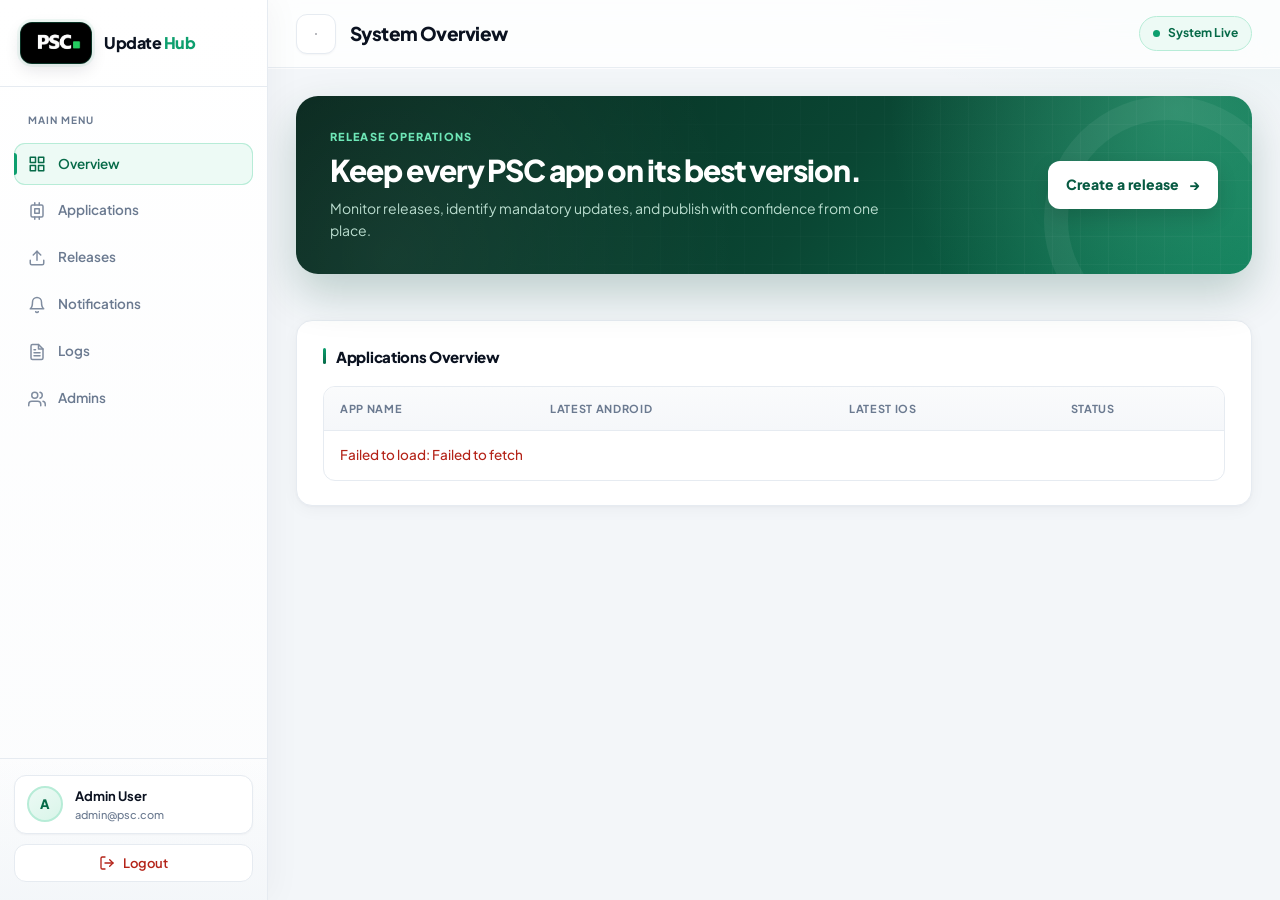
<file: admin_dashboard/index.html>
<!DOCTYPE html>
<html lang="en">
<head>
<meta charset="UTF-8" />
<meta name="viewport" content="width=device-width, initial-scale=1.0" />
<title>PSC App Update Manager — Overview</title>
<link rel="stylesheet" href="css/style.css?v=7" />
</head>
<body>
  <!-- Sidebar Overlay -->
  <div class="sidebar-overlay" id="sidebar-overlay"></div>

  <!-- Slide Menu Sidebar -->
  <aside class="sidebar" id="sidebar">
    <div class="sidebar-header">
      <a href="index.html" class="brand">
        <img class="brand-logo" src="assets/psc-logo.png" alt="PSC" />
        <div class="brand-text">Update <span>Hub</span></div>
      </a>
      <button class="close-btn" id="close-sidebar" aria-label="Close menu">
        <svg width="20" height="20" viewBox="0 0 24 24" fill="none" stroke="currentColor" stroke-width="2" stroke-linecap="round" stroke-linejoin="round"><line x1="18" y1="6" x2="6" y2="18"/><line x1="6" y1="6" x2="18" y2="18"/></svg>
      </button>
    </div>

    <nav class="sidebar-nav">
      <div class="nav-section-title">Main Menu</div>
      
      <a href="index.html" class="nav-item active">
        <svg viewBox="0 0 24 24" fill="none" stroke="currentColor" stroke-width="2" stroke-linecap="round" stroke-linejoin="round"><rect x="3" y="3" width="7" height="7"/><rect x="14" y="3" width="7" height="7"/><rect x="14" y="14" width="7" height="7"/><rect x="3" y="14" width="7" height="7"/></svg>
        <span>Overview</span>
      </a>

      <a href="applications.html" class="nav-item">
        <svg viewBox="0 0 24 24" fill="none" stroke="currentColor" stroke-width="2" stroke-linecap="round" stroke-linejoin="round"><rect x="4" y="4" width="16" height="16" rx="2" ry="2"/><rect x="9" y="9" width="6" height="6"/><line x1="9" y1="1" x2="9" y2="4"/><line x1="15" y1="1" x2="15" y2="4"/><line x1="9" y1="20" x2="9" y2="23"/><line x1="15" y1="20" x2="15" y2="23"/></svg>
        <span>Applications</span>
      </a>

      <a href="releases.html" class="nav-item">
        <svg viewBox="0 0 24 24" fill="none" stroke="currentColor" stroke-width="2" stroke-linecap="round" stroke-linejoin="round"><path d="M21 15v4a2 2 0 0 1-2 2H5a2 2 0 0 1-2-2v-4"/><polyline points="17 8 12 3 7 8"/><line x1="12" y1="3" x2="12" y2="15"/></svg>
        <span>Releases</span>
      </a>

      <a href="notifications.html" class="nav-item">
        <svg viewBox="0 0 24 24" fill="none" stroke="currentColor" stroke-width="2" stroke-linecap="round" stroke-linejoin="round"><path d="M18 8A6 6 0 0 0 6 8c0 7-3 9-3 9h18s-3-2-3-9"/><path d="M13.73 21a2 2 0 0 1-3.46 0"/></svg>
        <span>Notifications</span>
      </a>

      <a href="logs.html" class="nav-item">
        <svg viewBox="0 0 24 24" fill="none" stroke="currentColor" stroke-width="2" stroke-linecap="round" stroke-linejoin="round"><path d="M14 2H6a2 2 0 0 0-2 2v16a2 2 0 0 0 2 2h12a2 2 0 0 0 2-2V8z"/><polyline points="14 2 14 8 20 8"/><line x1="16" y1="13" x2="8" y2="13"/><line x1="16" y1="17" x2="8" y2="17"/><polyline points="10 9 9 9 8 9"/></svg>
        <span>Logs</span>
      </a>
      <a href="admins.html" class="nav-item">
        <svg viewBox="0 0 24 24" fill="none" stroke="currentColor" stroke-width="2" stroke-linecap="round" stroke-linejoin="round"><path d="M17 21v-2a4 4 0 0 0-4-4H5a4 4 0 0 0-4 4v2"/><circle cx="9" cy="7" r="4"/><path d="M23 21v-2a4 4 0 0 0-3-3.87"/><path d="M16 3.13a4 4 0 0 1 0 7.75"/></svg>
        <span>Admins</span>
      </a>
    </nav>

    <div class="sidebar-footer">
      <div class="user-card">
        <div class="user-avatar" id="sidebar-user-avatar">A</div>
        <div class="user-details">
          <span class="user-name" id="sidebar-user-name">Admin User</span>
          <span class="user-role" id="sidebar-user-email">admin@psc.com</span>
        </div>
      </div>
      <button id="logout" class="logout-btn">
        <svg width="16" height="16" viewBox="0 0 24 24" fill="none" stroke="currentColor" stroke-width="2" stroke-linecap="round" stroke-linejoin="round"><path d="M9 21H5a2 2 0 0 1-2-2V5a2 2 0 0 1 2-2h4"/><polyline points="16 17 21 12 16 7"/><line x1="21" y1="12" x2="9" y2="12"/></svg>
        Logout
      </button>
    </div>
  </aside>

  <!-- App Wrapper -->
  <div class="app-wrapper">
    <!-- Topbar Header -->
    <header class="topbar">
      <div class="topbar-left">
        <button class="menu-toggle" id="menu-toggle" aria-label="Toggle navigation drawer">
          <svg width="20" height="20" viewBox="0 0 24 24" fill="none" stroke="currentColor" stroke-width="2.5" stroke-linecap="round" stroke-linejoin="round"><line x1="3" y1="12" x2="21" y2="12"/><line x1="3" y1="6" x2="21" y2="6"/><line x1="3" y1="18" x2="21" y2="18"/></svg>
        </button>
        <div class="page-header">
          <h1>System Overview</h1>
        </div>
      </div>

      <div class="topbar-right">
        <div class="system-status">
          <span class="pulse-dot"></span> System Live
        </div>
      </div>
    </header>

    <!-- Main Content -->
    <main>
      <section class="dashboard-hero">
        <div>
          <p class="eyebrow">Release operations</p>
          <h2>Keep every PSC app on its best version.</h2>
          <p>Monitor releases, identify mandatory updates, and publish with confidence from one place.</p>
        </div>
        <a class="hero-action" href="releases.html">Create a release <span aria-hidden="true">→</span></a>
      </section>
      <div class="grid" id="stats"></div>

      <div class="card">
        <h3>Applications Overview</h3>
        <div class="table-wrapper">
          <table>
            <thead>
              <tr>
                <th>App Name</th>
                <th>Latest Android</th>
                <th>Latest iOS</th>
                <th>Status</th>
              </tr>
            </thead>
            <tbody id="apps-table">
              <tr><td colspan="4" style="text-align:center; padding: 24px;">Loading applications data…</td></tr>
            </tbody>
          </table>
        </div>
      </div>
    </main>
  </div>

  <script src="js/api.js?v=2"></script>
  <script src="js/ui.js?v=7"></script>
  <script src="js/dashboard.js"></script>
</body>
</html>
</file>
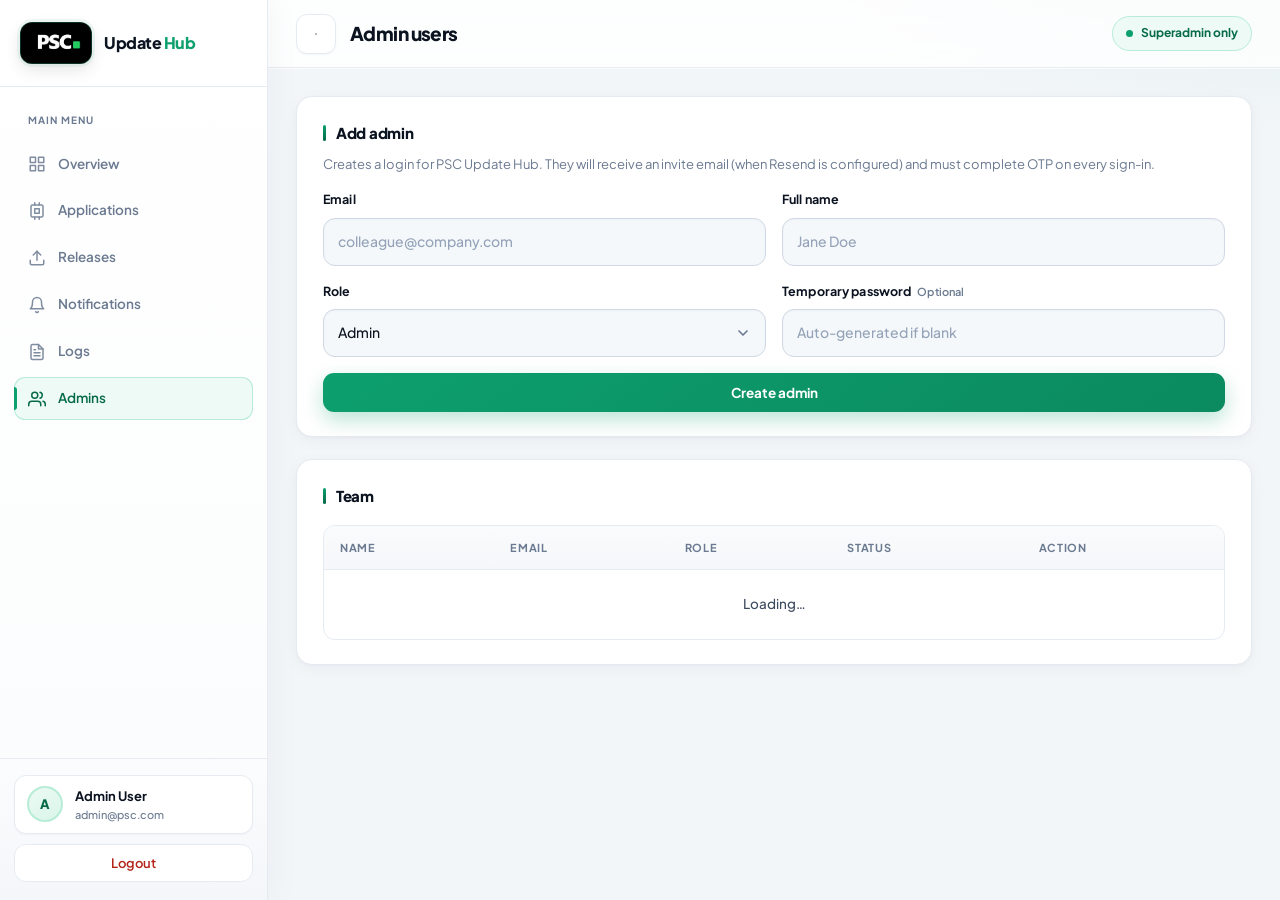
<file: admin_dashboard/admins.html>
<!DOCTYPE html>
<html lang="en">
<head>
<meta charset="UTF-8" />
<meta name="viewport" content="width=device-width, initial-scale=1.0" />
<title>PSC App Update Manager — Admins</title>
<link rel="stylesheet" href="css/style.css?v=8" />
</head>
<body>
  <div class="sidebar-overlay" id="sidebar-overlay"></div>

  <aside class="sidebar" id="sidebar">
    <div class="sidebar-header">
      <a href="index.html" class="brand">
        <img class="brand-logo" src="assets/psc-logo.png" alt="PSC" />
        <div class="brand-text">Update <span>Hub</span></div>
      </a>
      <button class="close-btn" id="close-sidebar" aria-label="Close menu">
        <svg width="20" height="20" viewBox="0 0 24 24" fill="none" stroke="currentColor" stroke-width="2" stroke-linecap="round" stroke-linejoin="round"><line x1="18" y1="6" x2="6" y2="18"/><line x1="6" y1="6" x2="18" y2="18"/></svg>
      </button>
    </div>

    <nav class="sidebar-nav">
      <div class="nav-section-title">Main Menu</div>
      <a href="index.html" class="nav-item">
        <svg viewBox="0 0 24 24" fill="none" stroke="currentColor" stroke-width="2" stroke-linecap="round" stroke-linejoin="round"><rect x="3" y="3" width="7" height="7"/><rect x="14" y="3" width="7" height="7"/><rect x="14" y="14" width="7" height="7"/><rect x="3" y="14" width="7" height="7"/></svg>
        <span>Overview</span>
      </a>
      <a href="applications.html" class="nav-item">
        <svg viewBox="0 0 24 24" fill="none" stroke="currentColor" stroke-width="2" stroke-linecap="round" stroke-linejoin="round"><rect x="4" y="4" width="16" height="16" rx="2" ry="2"/><rect x="9" y="9" width="6" height="6"/><line x1="9" y1="1" x2="9" y2="4"/><line x1="15" y1="1" x2="15" y2="4"/><line x1="9" y1="20" x2="9" y2="23"/><line x1="15" y1="20" x2="15" y2="23"/></svg>
        <span>Applications</span>
      </a>
      <a href="releases.html" class="nav-item">
        <svg viewBox="0 0 24 24" fill="none" stroke="currentColor" stroke-width="2" stroke-linecap="round" stroke-linejoin="round"><path d="M21 15v4a2 2 0 0 1-2 2H5a2 2 0 0 1-2-2v-4"/><polyline points="17 8 12 3 7 8"/><line x1="12" y1="3" x2="12" y2="15"/></svg>
        <span>Releases</span>
      </a>
      <a href="notifications.html" class="nav-item">
        <svg viewBox="0 0 24 24" fill="none" stroke="currentColor" stroke-width="2" stroke-linecap="round" stroke-linejoin="round"><path d="M18 8A6 6 0 0 0 6 8c0 7-3 9-3 9h18s-3-2-3-9"/><path d="M13.73 21a2 2 0 0 1-3.46 0"/></svg>
        <span>Notifications</span>
      </a>
      <a href="logs.html" class="nav-item">
        <svg viewBox="0 0 24 24" fill="none" stroke="currentColor" stroke-width="2" stroke-linecap="round" stroke-linejoin="round"><path d="M14 2H6a2 2 0 0 0-2 2v16a2 2 0 0 0 2 2h12a2 2 0 0 0 2-2V8z"/><polyline points="14 2 14 8 20 8"/><line x1="16" y1="13" x2="8" y2="13"/><line x1="16" y1="17" x2="8" y2="17"/><polyline points="10 9 9 9 8 9"/></svg>
        <span>Logs</span>
      </a>
      <a href="admins.html" class="nav-item active">
        <svg viewBox="0 0 24 24" fill="none" stroke="currentColor" stroke-width="2" stroke-linecap="round" stroke-linejoin="round"><path d="M17 21v-2a4 4 0 0 0-4-4H5a4 4 0 0 0-4 4v2"/><circle cx="9" cy="7" r="4"/><path d="M23 21v-2a4 4 0 0 0-3-3.87"/><path d="M16 3.13a4 4 0 0 1 0 7.75"/></svg>
        <span>Admins</span>
      </a>
    </nav>

    <div class="sidebar-footer">
      <div class="user-card">
        <div class="user-avatar" id="sidebar-user-avatar">A</div>
        <div class="user-details">
          <span class="user-name" id="sidebar-user-name">Admin User</span>
          <span class="user-role" id="sidebar-user-email">admin@psc.com</span>
        </div>
      </div>
      <button id="logout" class="logout-btn">Logout</button>
    </div>
  </aside>

  <div class="app-wrapper">
    <header class="topbar">
      <div class="topbar-left">
        <button class="menu-toggle" id="menu-toggle" aria-label="Toggle navigation drawer">
          <svg width="20" height="20" viewBox="0 0 24 24" fill="none" stroke="currentColor" stroke-width="2.5" stroke-linecap="round" stroke-linejoin="round"><line x1="3" y1="12" x2="21" y2="12"/><line x1="3" y1="6" x2="21" y2="6"/><line x1="3" y1="18" x2="21" y2="18"/></svg>
        </button>
        <div class="page-header"><h1>Admin users</h1></div>
      </div>
      <div class="topbar-right">
        <div class="system-status"><span class="pulse-dot"></span> Superadmin only</div>
      </div>
    </header>

    <main>
      <div class="card">
        <h3>Add admin</h3>
        <p style="color: var(--text-muted); margin-bottom: 16px; font-size: 13px;">
          Creates a login for PSC Update Hub. They will receive an invite email (when Resend is configured) and must complete OTP on every sign-in.
        </p>
        <form id="admin-form">
          <div class="release-grid">
            <div class="form-group">
              <label for="email">Email</label>
              <input id="email" type="email" required placeholder="colleague@company.com" />
            </div>
            <div class="form-group">
              <label for="full_name">Full name</label>
              <input id="full_name" placeholder="Jane Doe" />
            </div>
          </div>
          <div class="release-grid">
            <div class="form-group">
              <label for="role">Role</label>
              <select id="role">
                <option value="admin">Admin</option>
                <option value="superadmin">Superadmin</option>
              </select>
            </div>
            <div class="form-group">
              <label for="password">Temporary password <span class="field-optional">Optional</span></label>
              <input id="password" type="text" minlength="8" placeholder="Auto-generated if blank" />
            </div>
          </div>
          <div class="error" id="error" style="display:none"></div>
          <div class="success" id="success" style="display:none"></div>
          <button class="primary" type="submit">Create admin</button>
        </form>
      </div>

      <div class="card">
        <h3>Team</h3>
        <div class="table-wrapper">
          <table>
            <thead>
              <tr>
                <th>Name</th>
                <th>Email</th>
                <th>Role</th>
                <th>Status</th>
                <th>Action</th>
              </tr>
            </thead>
            <tbody id="admins-table">
              <tr><td colspan="5" style="text-align:center; padding:24px;">Loading…</td></tr>
            </tbody>
          </table>
        </div>
      </div>
    </main>
  </div>

  <script src="js/api.js?v=9"></script>
  <script src="js/ui.js?v=7"></script>
  <script src="js/admins.js?v=1"></script>
</body>
</html>
</file>
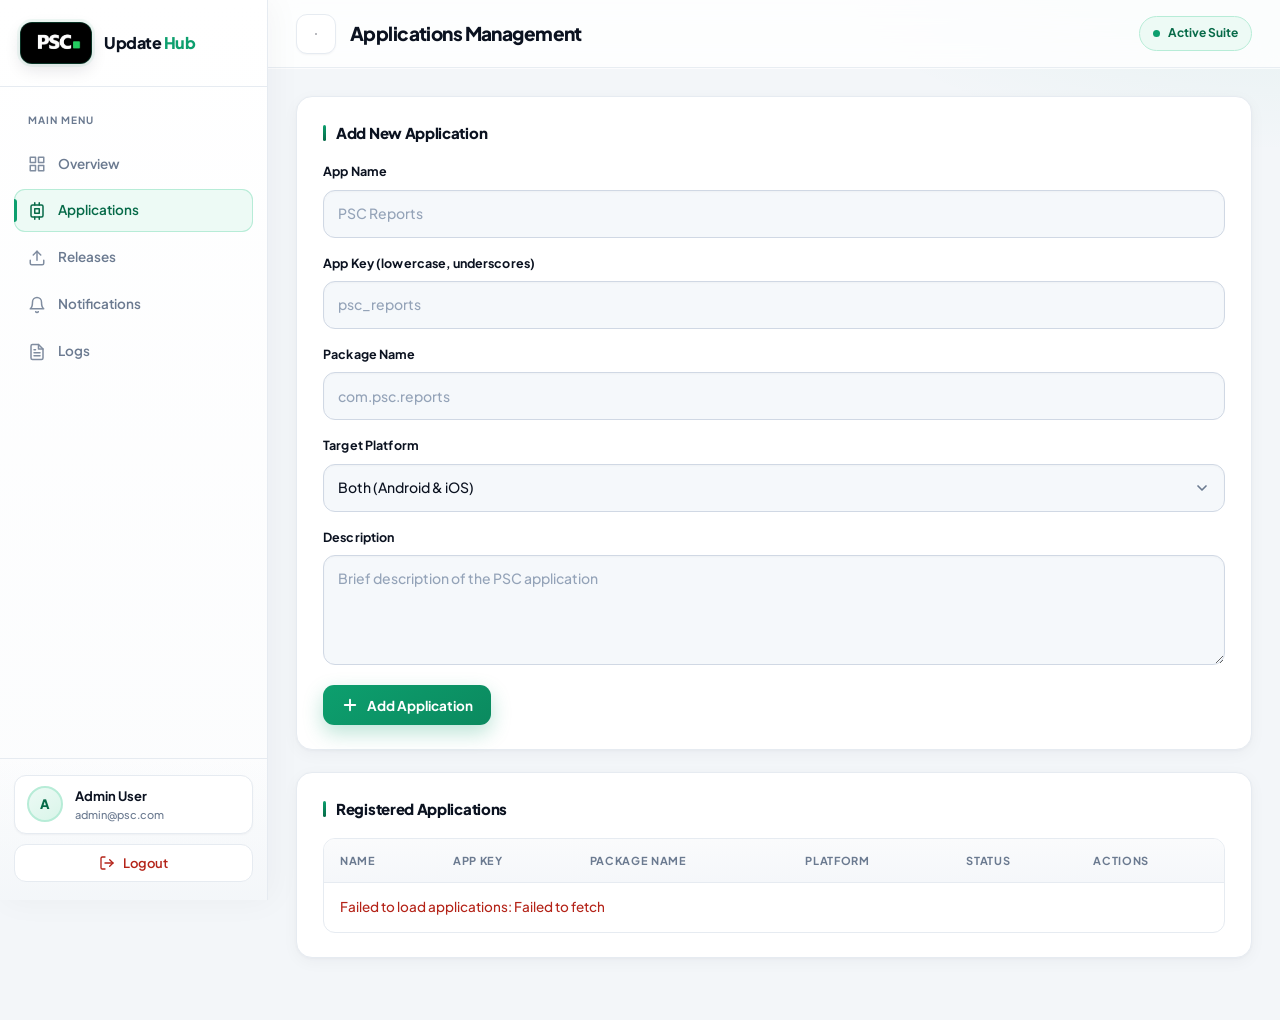
<file: admin_dashboard/applications.html>
<!DOCTYPE html>
<html lang="en">
<head>
<meta charset="UTF-8" />
<meta name="viewport" content="width=device-width, initial-scale=1.0" />
<title>PSC App Update Manager — Applications</title>
<link rel="stylesheet" href="css/style.css?v=7" />
</head>
<body>
  <!-- Sidebar Overlay -->
  <div class="sidebar-overlay" id="sidebar-overlay"></div>

  <!-- Slide Menu Sidebar -->
  <aside class="sidebar" id="sidebar">
    <div class="sidebar-header">
      <a href="index.html" class="brand">
        <img class="brand-logo" src="assets/psc-logo.png" alt="PSC" />
        <div class="brand-text">Update <span>Hub</span></div>
      </a>
      <button class="close-btn" id="close-sidebar" aria-label="Close menu">
        <svg width="20" height="20" viewBox="0 0 24 24" fill="none" stroke="currentColor" stroke-width="2" stroke-linecap="round" stroke-linejoin="round"><line x1="18" y1="6" x2="6" y2="18"/><line x1="6" y1="6" x2="18" y2="18"/></svg>
      </button>
    </div>

    <nav class="sidebar-nav">
      <div class="nav-section-title">Main Menu</div>
      
      <a href="index.html" class="nav-item">
        <svg viewBox="0 0 24 24" fill="none" stroke="currentColor" stroke-width="2" stroke-linecap="round" stroke-linejoin="round"><rect x="3" y="3" width="7" height="7"/><rect x="14" y="3" width="7" height="7"/><rect x="14" y="14" width="7" height="7"/><rect x="3" y="14" width="7" height="7"/></svg>
        <span>Overview</span>
      </a>

      <a href="applications.html" class="nav-item active">
        <svg viewBox="0 0 24 24" fill="none" stroke="currentColor" stroke-width="2" stroke-linecap="round" stroke-linejoin="round"><rect x="4" y="4" width="16" height="16" rx="2" ry="2"/><rect x="9" y="9" width="6" height="6"/><line x1="9" y1="1" x2="9" y2="4"/><line x1="15" y1="1" x2="15" y2="4"/><line x1="9" y1="20" x2="9" y2="23"/><line x1="15" y1="20" x2="15" y2="23"/></svg>
        <span>Applications</span>
      </a>

      <a href="releases.html" class="nav-item">
        <svg viewBox="0 0 24 24" fill="none" stroke="currentColor" stroke-width="2" stroke-linecap="round" stroke-linejoin="round"><path d="M21 15v4a2 2 0 0 1-2 2H5a2 2 0 0 1-2-2v-4"/><polyline points="17 8 12 3 7 8"/><line x1="12" y1="3" x2="12" y2="15"/></svg>
        <span>Releases</span>
      </a>

      <a href="notifications.html" class="nav-item">
        <svg viewBox="0 0 24 24" fill="none" stroke="currentColor" stroke-width="2" stroke-linecap="round" stroke-linejoin="round"><path d="M18 8A6 6 0 0 0 6 8c0 7-3 9-3 9h18s-3-2-3-9"/><path d="M13.73 21a2 2 0 0 1-3.46 0"/></svg>
        <span>Notifications</span>
      </a>

      <a href="logs.html" class="nav-item">
        <svg viewBox="0 0 24 24" fill="none" stroke="currentColor" stroke-width="2" stroke-linecap="round" stroke-linejoin="round"><path d="M14 2H6a2 2 0 0 0-2 2v16a2 2 0 0 0 2 2h12a2 2 0 0 0 2-2V8z"/><polyline points="14 2 14 8 20 8"/><line x1="16" y1="13" x2="8" y2="13"/><line x1="16" y1="17" x2="8" y2="17"/><polyline points="10 9 9 9 8 9"/></svg>
        <span>Logs</span>
      </a>
    </nav>

    <div class="sidebar-footer">
      <div class="user-card">
        <div class="user-avatar" id="sidebar-user-avatar">A</div>
        <div class="user-details">
          <span class="user-name" id="sidebar-user-name">Admin User</span>
          <span class="user-role" id="sidebar-user-email">admin@psc.com</span>
        </div>
      </div>
      <button id="logout" class="logout-btn">
        <svg width="16" height="16" viewBox="0 0 24 24" fill="none" stroke="currentColor" stroke-width="2" stroke-linecap="round" stroke-linejoin="round"><path d="M9 21H5a2 2 0 0 1-2-2V5a2 2 0 0 1 2-2h4"/><polyline points="16 17 21 12 16 7"/><line x1="21" y1="12" x2="9" y2="12"/></svg>
        Logout
      </button>
    </div>
  </aside>

  <!-- App Wrapper -->
  <div class="app-wrapper">
    <!-- Topbar Header -->
    <header class="topbar">
      <div class="topbar-left">
        <button class="menu-toggle" id="menu-toggle" aria-label="Toggle navigation drawer">
          <svg width="20" height="20" viewBox="0 0 24 24" fill="none" stroke="currentColor" stroke-width="2.5" stroke-linecap="round" stroke-linejoin="round"><line x1="3" y1="12" x2="21" y2="12"/><line x1="3" y1="6" x2="21" y2="6"/><line x1="3" y1="18" x2="21" y2="18"/></svg>
        </button>
        <div class="page-header">
          <h1>Applications Management</h1>
        </div>
      </div>

      <div class="topbar-right">
        <div class="system-status">
          <span class="pulse-dot"></span> Active Suite
        </div>
      </div>
    </header>

    <!-- Main Content -->
    <main>
      <div class="card">
        <h3>Add New Application</h3>
        <form id="add-app-form">
          <div class="form-group">
            <label for="name">App Name</label>
            <input id="name" required placeholder="PSC Reports" />
          </div>

          <div class="form-group">
            <label for="app_key">App Key (lowercase, underscores)</label>
            <input id="app_key" required placeholder="psc_reports" />
          </div>

          <div class="form-group">
            <label for="package_name">Package Name</label>
            <input id="package_name" required placeholder="com.psc.reports" />
          </div>

          <div class="form-group">
            <label for="platform">Target Platform</label>
            <select id="platform">
              <option value="both">Both (Android & iOS)</option>
              <option value="android">Android</option>
              <option value="ios">iOS</option>
            </select>
          </div>

          <div class="form-group">
            <label for="description">Description</label>
            <textarea id="description" rows="2" placeholder="Brief description of the PSC application"></textarea>
          </div>

          <div class="error" id="error" style="display:none"></div>
          
          <div style="margin-top: 4px;">
            <button class="primary" type="submit">
              <svg width="18" height="18" viewBox="0 0 24 24" fill="none" stroke="currentColor" stroke-width="2.5" stroke-linecap="round" stroke-linejoin="round"><line x1="12" y1="5" x2="12" y2="19"/><line x1="5" y1="12" x2="19" y2="12"/></svg>
              Add Application
            </button>
          </div>
        </form>
      </div>

      <div class="card">
        <h3>Registered Applications</h3>
        <div class="table-wrapper">
          <table>
            <thead>
              <tr>
                <th>Name</th>
                <th>App Key</th>
                <th>Package Name</th>
                <th>Platform</th>
                <th>Status</th>
                <th>Actions</th>
              </tr>
            </thead>
            <tbody id="apps-table">
              <tr><td colspan="6" style="text-align:center; padding: 24px;">Loading applications…</td></tr>
            </tbody>
          </table>
        </div>
      </div>
    </main>
  </div>

  <script src="js/api.js?v=2"></script>
  <script src="js/ui.js?v=7"></script>
  <script src="js/apps.js"></script>
</body>
</html>
</file>
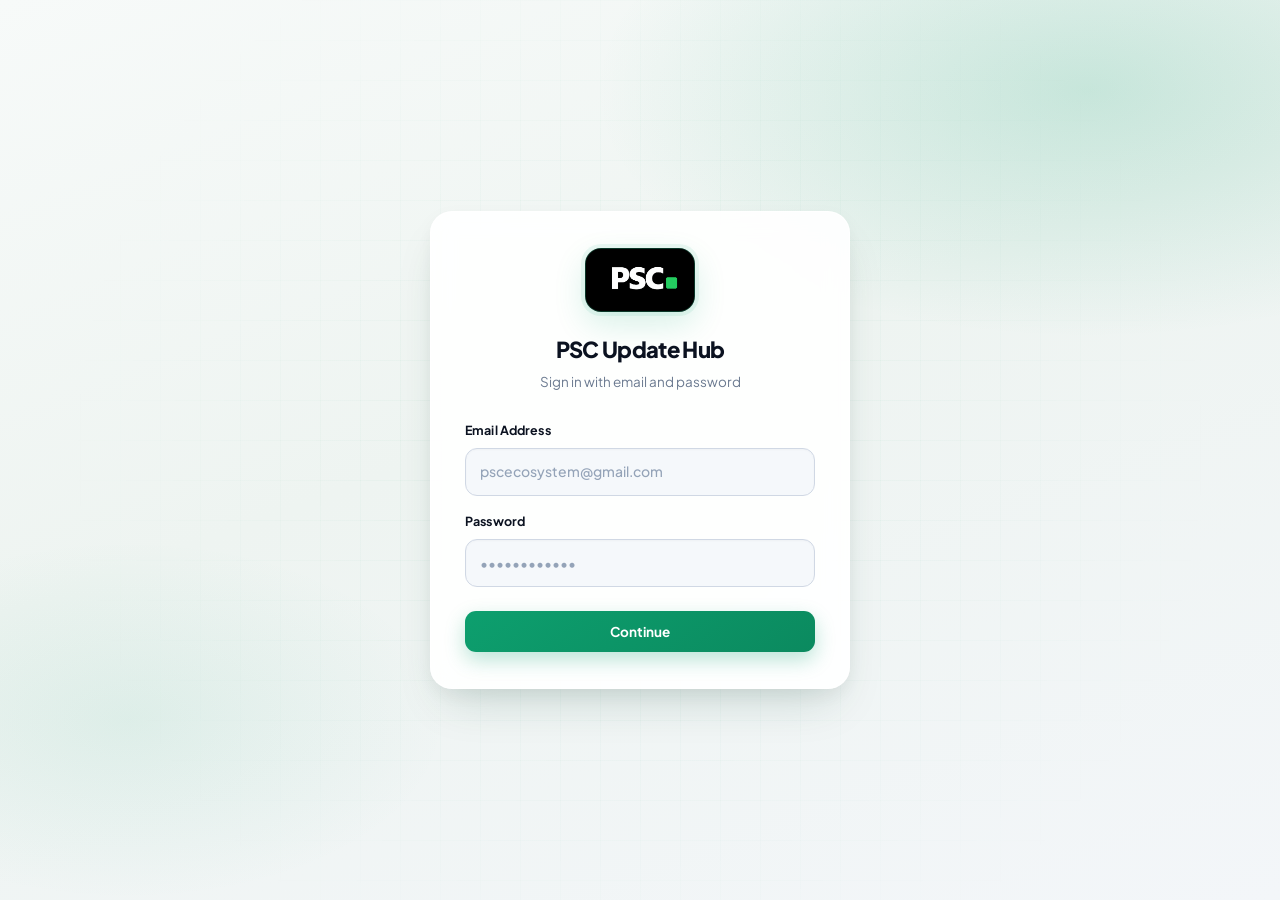
<file: admin_dashboard/login.html>
<!DOCTYPE html>
<html lang="en">
<head>
<meta charset="UTF-8" />
<meta name="viewport" content="width=device-width, initial-scale=1.0" />
<title>PSC App Update Manager — Login</title>
<link rel="stylesheet" href="css/style.css?v=8" />
</head>
<body>
  <div class="login-wrap">
    <div class="login-card">
      <div class="login-header">
        <img class="login-logo" src="assets/psc-logo.png" alt="PSC" />
        <h2>PSC Update Hub</h2>
        <p id="login-subtitle">Sign in with email and password</p>
      </div>

      <form id="login-form">
        <div class="form-group">
          <label for="email">Email Address</label>
          <input type="email" id="email" required placeholder="pscecosystem@gmail.com" autocomplete="username" />
        </div>

        <div class="form-group">
          <label for="password">Password</label>
          <input type="password" id="password" required placeholder="••••••••••••" autocomplete="current-password" />
        </div>

        <div class="error" id="error" style="display:none"></div>

        <div style="margin-top: 8px;">
          <button class="primary" type="submit" style="width:100%; justify-content:center; padding: 12px;">
            Continue
          </button>
        </div>
      </form>

      <form id="otp-form" style="display:none">
        <div class="form-group">
          <label for="otp">Email verification code</label>
          <input type="text" id="otp" inputmode="numeric" pattern="[0-9]*" maxlength="8" required placeholder="6-digit code" autocomplete="one-time-code" />
          <p class="field-hint">Check your inbox for the code we just sent.</p>
        </div>

        <div class="error" id="otp-error" style="display:none"></div>

        <div style="display:flex; gap:10px; margin-top: 8px;">
          <button class="secondary" type="button" id="back-to-login" style="flex:1;">Back</button>
          <button class="primary" type="submit" style="flex:1;">Verify &amp; Sign In</button>
        </div>
      </form>
    </div>
  </div>

  <script src="js/api.js?v=9"></script>
  <script>
    let challengeToken = null;

    document.getElementById("login-form").addEventListener("submit", async (e) => {
      e.preventDefault();
      const email = document.getElementById("email").value.trim();
      const password = document.getElementById("password").value;
      const errorEl = document.getElementById("error");
      errorEl.style.display = "none";
      try {
        const result = await Api.login(email, password);
        if (!result.otp_required || !result.challenge_token) {
          throw new Error("Unexpected login response from server");
        }
        challengeToken = result.challenge_token;
        sessionStorage.setItem("psc_otp_challenge", challengeToken);
        document.getElementById("login-form").style.display = "none";
        document.getElementById("otp-form").style.display = "block";
        document.getElementById("login-subtitle").textContent = result.message || "Enter the code sent to your email";
        document.getElementById("otp").focus();
      } catch (err) {
        errorEl.textContent = err.message;
        errorEl.style.display = "block";
      }
    });

    document.getElementById("otp-form").addEventListener("submit", async (e) => {
      e.preventDefault();
      const otp = document.getElementById("otp").value.trim();
      const errorEl = document.getElementById("otp-error");
      errorEl.style.display = "none";
      const token = challengeToken || sessionStorage.getItem("psc_otp_challenge");
      try {
        const { access_token } = await Api.verifyOtp(token, otp);
        setToken(access_token);
        sessionStorage.removeItem("psc_otp_challenge");
        window.location.href = "index.html";
      } catch (err) {
        errorEl.textContent = err.message;
        errorEl.style.display = "block";
      }
    });

    document.getElementById("back-to-login").addEventListener("click", () => {
      challengeToken = null;
      sessionStorage.removeItem("psc_otp_challenge");
      document.getElementById("otp-form").style.display = "none";
      document.getElementById("login-form").style.display = "block";
      document.getElementById("login-subtitle").textContent = "Sign in with email and password";
      document.getElementById("otp").value = "";
      document.getElementById("otp-error").style.display = "none";
    });
  </script>
</body>
</html>
</file>
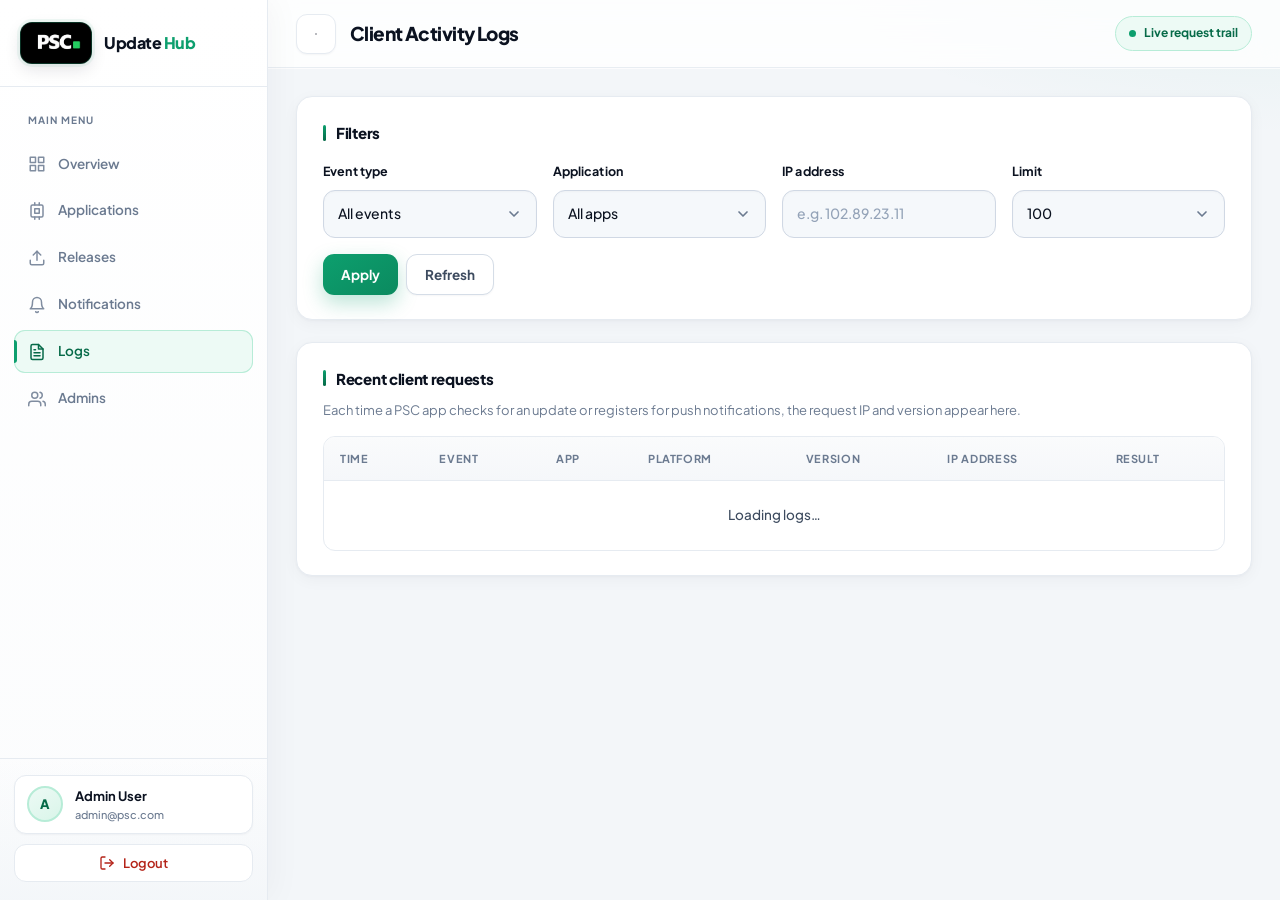
<file: admin_dashboard/logs.html>
<!DOCTYPE html>
<html lang="en">
<head>
<meta charset="UTF-8" />
<meta name="viewport" content="width=device-width, initial-scale=1.0" />
<title>PSC App Update Manager — Logs</title>
<link rel="stylesheet" href="css/style.css?v=7" />
</head>
<body>
  <!-- Sidebar Overlay -->
  <div class="sidebar-overlay" id="sidebar-overlay"></div>

  <!-- Slide Menu Sidebar -->
  <aside class="sidebar" id="sidebar">
    <div class="sidebar-header">
      <a href="index.html" class="brand">
        <img class="brand-logo" src="assets/psc-logo.png" alt="PSC" />
        <div class="brand-text">Update <span>Hub</span></div>
      </a>
      <button class="close-btn" id="close-sidebar" aria-label="Close menu">
        <svg width="20" height="20" viewBox="0 0 24 24" fill="none" stroke="currentColor" stroke-width="2" stroke-linecap="round" stroke-linejoin="round"><line x1="18" y1="6" x2="6" y2="18"/><line x1="6" y1="6" x2="18" y2="18"/></svg>
      </button>
    </div>

    <nav class="sidebar-nav">
      <div class="nav-section-title">Main Menu</div>
      
      <a href="index.html" class="nav-item">
        <svg viewBox="0 0 24 24" fill="none" stroke="currentColor" stroke-width="2" stroke-linecap="round" stroke-linejoin="round"><rect x="3" y="3" width="7" height="7"/><rect x="14" y="3" width="7" height="7"/><rect x="14" y="14" width="7" height="7"/><rect x="3" y="14" width="7" height="7"/></svg>
        <span>Overview</span>
      </a>

      <a href="applications.html" class="nav-item">
        <svg viewBox="0 0 24 24" fill="none" stroke="currentColor" stroke-width="2" stroke-linecap="round" stroke-linejoin="round"><rect x="4" y="4" width="16" height="16" rx="2" ry="2"/><rect x="9" y="9" width="6" height="6"/><line x1="9" y1="1" x2="9" y2="4"/><line x1="15" y1="1" x2="15" y2="4"/><line x1="9" y1="20" x2="9" y2="23"/><line x1="15" y1="20" x2="15" y2="23"/></svg>
        <span>Applications</span>
      </a>

      <a href="releases.html" class="nav-item">
        <svg viewBox="0 0 24 24" fill="none" stroke="currentColor" stroke-width="2" stroke-linecap="round" stroke-linejoin="round"><path d="M21 15v4a2 2 0 0 1-2 2H5a2 2 0 0 1-2-2v-4"/><polyline points="17 8 12 3 7 8"/><line x1="12" y1="3" x2="12" y2="15"/></svg>
        <span>Releases</span>
      </a>

      <a href="notifications.html" class="nav-item">
        <svg viewBox="0 0 24 24" fill="none" stroke="currentColor" stroke-width="2" stroke-linecap="round" stroke-linejoin="round"><path d="M18 8A6 6 0 0 0 6 8c0 7-3 9-3 9h18s-3-2-3-9"/><path d="M13.73 21a2 2 0 0 1-3.46 0"/></svg>
        <span>Notifications</span>
      </a>

      <a href="logs.html" class="nav-item active">
        <svg viewBox="0 0 24 24" fill="none" stroke="currentColor" stroke-width="2" stroke-linecap="round" stroke-linejoin="round"><path d="M14 2H6a2 2 0 0 0-2 2v16a2 2 0 0 0 2 2h12a2 2 0 0 0 2-2V8z"/><polyline points="14 2 14 8 20 8"/><line x1="16" y1="13" x2="8" y2="13"/><line x1="16" y1="17" x2="8" y2="17"/><polyline points="10 9 9 9 8 9"/></svg>
        <span>Logs</span>
      </a>
      <a href="admins.html" class="nav-item">
        <svg viewBox="0 0 24 24" fill="none" stroke="currentColor" stroke-width="2" stroke-linecap="round" stroke-linejoin="round"><path d="M17 21v-2a4 4 0 0 0-4-4H5a4 4 0 0 0-4 4v2"/><circle cx="9" cy="7" r="4"/><path d="M23 21v-2a4 4 0 0 0-3-3.87"/><path d="M16 3.13a4 4 0 0 1 0 7.75"/></svg>
        <span>Admins</span>
      </a>
    </nav>

    <div class="sidebar-footer">
      <div class="user-card">
        <div class="user-avatar" id="sidebar-user-avatar">A</div>
        <div class="user-details">
          <span class="user-name" id="sidebar-user-name">Admin User</span>
          <span class="user-role" id="sidebar-user-email">admin@psc.com</span>
        </div>
      </div>
      <button id="logout" class="logout-btn">
        <svg width="16" height="16" viewBox="0 0 24 24" fill="none" stroke="currentColor" stroke-width="2" stroke-linecap="round" stroke-linejoin="round"><path d="M9 21H5a2 2 0 0 1-2-2V5a2 2 0 0 1 2-2h4"/><polyline points="16 17 21 12 16 7"/><line x1="21" y1="12" x2="9" y2="12"/></svg>
        Logout
      </button>
    </div>
  </aside>

  <!-- App Wrapper -->
  <div class="app-wrapper">
    <header class="topbar">
      <div class="topbar-left">
        <button class="menu-toggle" id="menu-toggle" aria-label="Toggle navigation drawer">
          <svg width="20" height="20" viewBox="0 0 24 24" fill="none" stroke="currentColor" stroke-width="2.5" stroke-linecap="round" stroke-linejoin="round"><line x1="3" y1="12" x2="21" y2="12"/><line x1="3" y1="6" x2="21" y2="6"/><line x1="3" y1="18" x2="21" y2="18"/></svg>
        </button>
        <div class="page-header">
          <h1>Client Activity Logs</h1>
        </div>
      </div>

      <div class="topbar-right">
        <div class="system-status">
          <span class="pulse-dot"></span> Live request trail
        </div>
      </div>
    </header>

    <main>
      <div class="card">
        <h3>Filters</h3>
        <form id="logs-filters" style="display: grid; grid-template-columns: repeat(auto-fit, minmax(180px, 1fr)); gap: 16px; align-items: end;">
          <div class="form-group" style="margin:0;">
            <label for="filter-event">Event type</label>
            <select id="filter-event">
              <option value="">All events</option>
              <option value="update_check">Update check</option>
              <option value="device_register">Device register</option>
            </select>
          </div>
          <div class="form-group" style="margin:0;">
            <label for="filter-app">Application</label>
            <select id="filter-app">
              <option value="">All apps</option>
            </select>
          </div>
          <div class="form-group" style="margin:0;">
            <label for="filter-ip">IP address</label>
            <input id="filter-ip" type="text" placeholder="e.g. 102.89.23.11" />
          </div>
          <div class="form-group" style="margin:0;">
            <label for="filter-limit">Limit</label>
            <select id="filter-limit">
              <option value="50">50</option>
              <option value="100" selected>100</option>
              <option value="250">250</option>
              <option value="500">500</option>
            </select>
          </div>
          <div style="display:flex; gap:8px;">
            <button class="primary" type="submit">Apply</button>
            <button type="button" id="refresh-logs" class="secondary">Refresh</button>
          </div>
        </form>
      </div>

      <div class="card">
        <h3>Recent client requests</h3>
        <p style="color: var(--text-muted); margin-bottom: 16px; font-size: 13px;">
          Each time a PSC app checks for an update or registers for push notifications, the request IP and version appear here.
        </p>
        <div class="table-wrapper">
          <table>
            <thead>
              <tr>
                <th>Time</th>
                <th>Event</th>
                <th>App</th>
                <th>Platform</th>
                <th>Version</th>
                <th>IP address</th>
                <th>Result</th>
              </tr>
            </thead>
            <tbody id="logs-table">
              <tr><td colspan="7" style="text-align:center; padding: 24px;">Loading logs…</td></tr>
            </tbody>
          </table>
        </div>
      </div>
    </main>
  </div>

  <script src="js/api.js?v=2"></script>
  <script src="js/ui.js?v=7"></script>
  <script src="js/logs.js?v=2"></script>
</body>
</html>
</file>
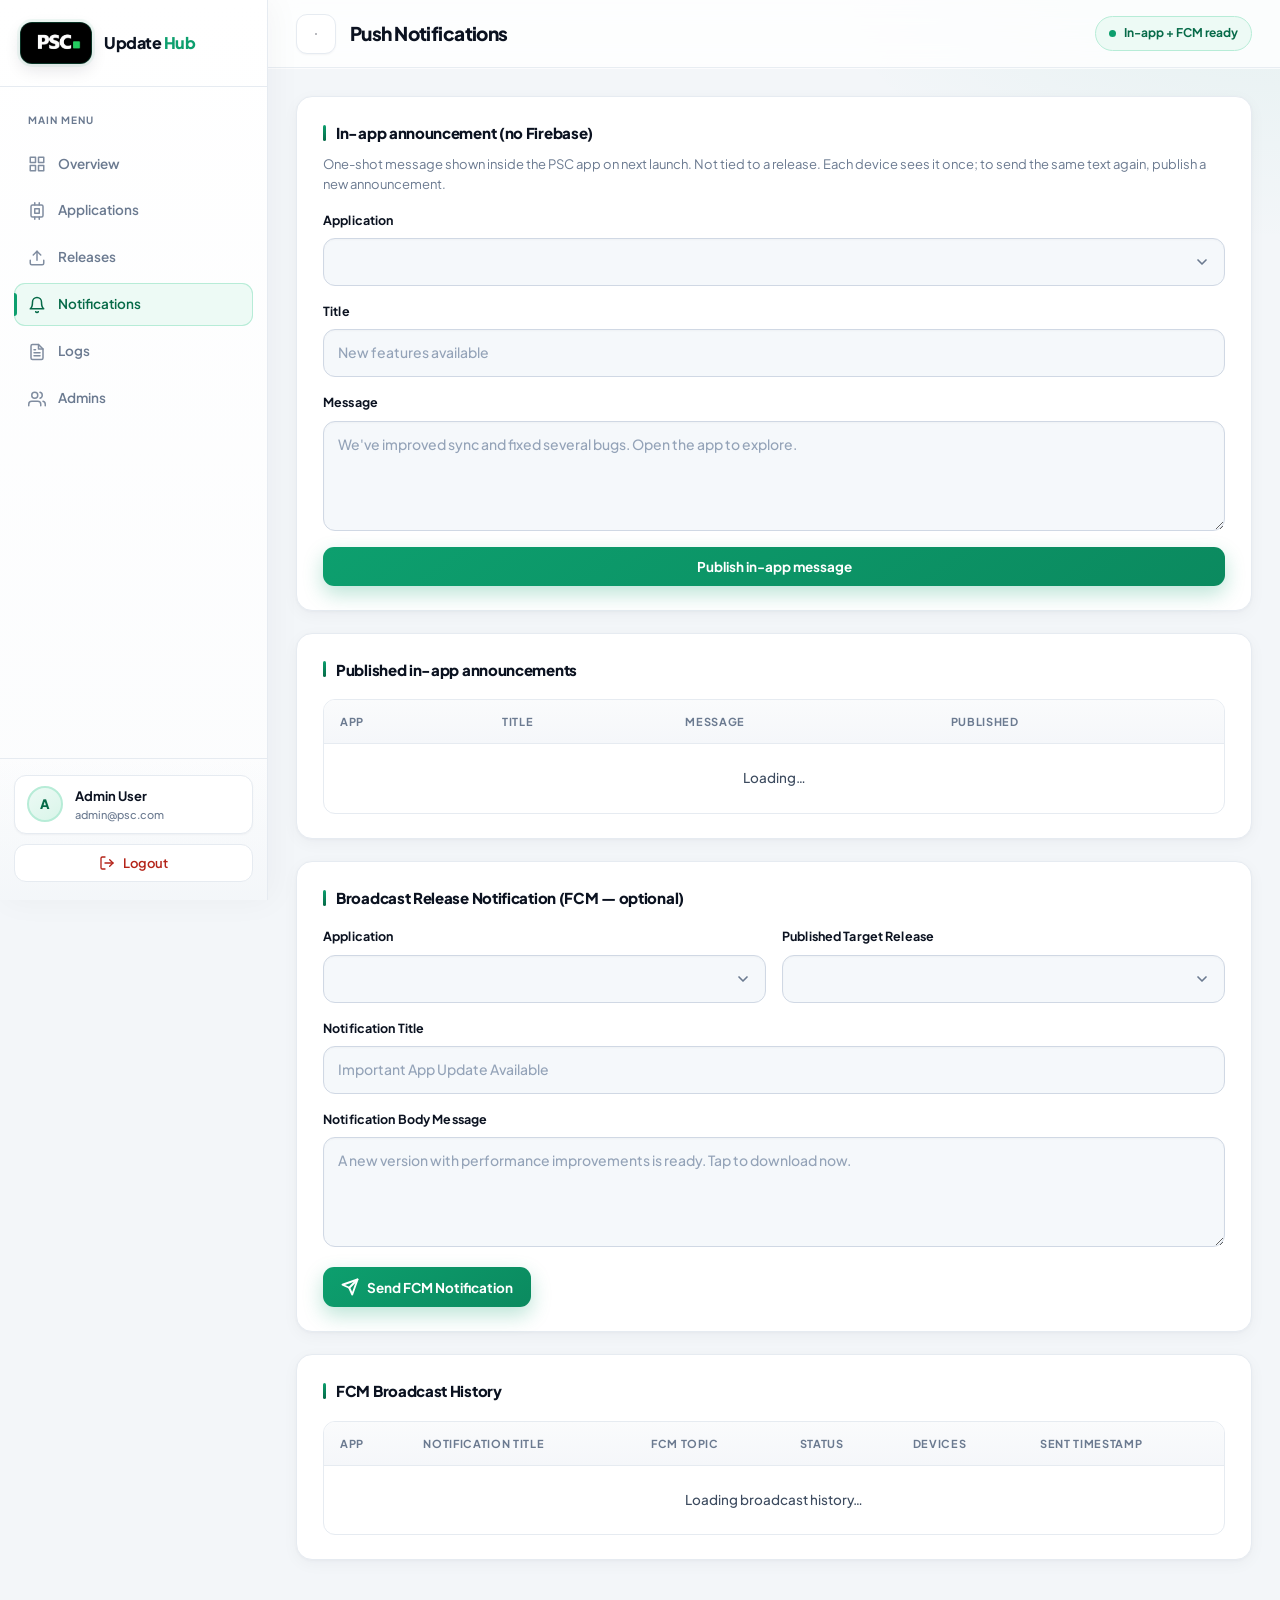
<file: admin_dashboard/notifications.html>
<!DOCTYPE html>
<html lang="en">
<head>
<meta charset="UTF-8" />
<meta name="viewport" content="width=device-width, initial-scale=1.0" />
<title>PSC App Update Manager — Notifications</title>
<link rel="stylesheet" href="css/style.css?v=7" />
</head>
<body>
  <!-- Sidebar Overlay -->
  <div class="sidebar-overlay" id="sidebar-overlay"></div>

  <!-- Slide Menu Sidebar -->
  <aside class="sidebar" id="sidebar">
    <div class="sidebar-header">
      <a href="index.html" class="brand">
        <img class="brand-logo" src="assets/psc-logo.png" alt="PSC" />
        <div class="brand-text">Update <span>Hub</span></div>
      </a>
      <button class="close-btn" id="close-sidebar" aria-label="Close menu">
        <svg width="20" height="20" viewBox="0 0 24 24" fill="none" stroke="currentColor" stroke-width="2" stroke-linecap="round" stroke-linejoin="round"><line x1="18" y1="6" x2="6" y2="18"/><line x1="6" y1="6" x2="18" y2="18"/></svg>
      </button>
    </div>

    <nav class="sidebar-nav">
      <div class="nav-section-title">Main Menu</div>
      
      <a href="index.html" class="nav-item">
        <svg viewBox="0 0 24 24" fill="none" stroke="currentColor" stroke-width="2" stroke-linecap="round" stroke-linejoin="round"><rect x="3" y="3" width="7" height="7"/><rect x="14" y="3" width="7" height="7"/><rect x="14" y="14" width="7" height="7"/><rect x="3" y="14" width="7" height="7"/></svg>
        <span>Overview</span>
      </a>

      <a href="applications.html" class="nav-item">
        <svg viewBox="0 0 24 24" fill="none" stroke="currentColor" stroke-width="2" stroke-linecap="round" stroke-linejoin="round"><rect x="4" y="4" width="16" height="16" rx="2" ry="2"/><rect x="9" y="9" width="6" height="6"/><line x1="9" y1="1" x2="9" y2="4"/><line x1="15" y1="1" x2="15" y2="4"/><line x1="9" y1="20" x2="9" y2="23"/><line x1="15" y1="20" x2="15" y2="23"/></svg>
        <span>Applications</span>
      </a>

      <a href="releases.html" class="nav-item">
        <svg viewBox="0 0 24 24" fill="none" stroke="currentColor" stroke-width="2" stroke-linecap="round" stroke-linejoin="round"><path d="M21 15v4a2 2 0 0 1-2 2H5a2 2 0 0 1-2-2v-4"/><polyline points="17 8 12 3 7 8"/><line x1="12" y1="3" x2="12" y2="15"/></svg>
        <span>Releases</span>
      </a>

      <a href="notifications.html" class="nav-item active">
        <svg viewBox="0 0 24 24" fill="none" stroke="currentColor" stroke-width="2" stroke-linecap="round" stroke-linejoin="round"><path d="M18 8A6 6 0 0 0 6 8c0 7-3 9-3 9h18s-3-2-3-9"/><path d="M13.73 21a2 2 0 0 1-3.46 0"/></svg>
        <span>Notifications</span>
      </a>

      <a href="logs.html" class="nav-item">
        <svg viewBox="0 0 24 24" fill="none" stroke="currentColor" stroke-width="2" stroke-linecap="round" stroke-linejoin="round"><path d="M14 2H6a2 2 0 0 0-2 2v16a2 2 0 0 0 2 2h12a2 2 0 0 0 2-2V8z"/><polyline points="14 2 14 8 20 8"/><line x1="16" y1="13" x2="8" y2="13"/><line x1="16" y1="17" x2="8" y2="17"/><polyline points="10 9 9 9 8 9"/></svg>
        <span>Logs</span>
      </a>
      <a href="admins.html" class="nav-item">
        <svg viewBox="0 0 24 24" fill="none" stroke="currentColor" stroke-width="2" stroke-linecap="round" stroke-linejoin="round"><path d="M17 21v-2a4 4 0 0 0-4-4H5a4 4 0 0 0-4 4v2"/><circle cx="9" cy="7" r="4"/><path d="M23 21v-2a4 4 0 0 0-3-3.87"/><path d="M16 3.13a4 4 0 0 1 0 7.75"/></svg>
        <span>Admins</span>
      </a>
    </nav>

    <div class="sidebar-footer">
      <div class="user-card">
        <div class="user-avatar" id="sidebar-user-avatar">A</div>
        <div class="user-details">
          <span class="user-name" id="sidebar-user-name">Admin User</span>
          <span class="user-role" id="sidebar-user-email">admin@psc.com</span>
        </div>
      </div>
      <button id="logout" class="logout-btn">
        <svg width="16" height="16" viewBox="0 0 24 24" fill="none" stroke="currentColor" stroke-width="2" stroke-linecap="round" stroke-linejoin="round"><path d="M9 21H5a2 2 0 0 1-2-2V5a2 2 0 0 1 2-2h4"/><polyline points="16 17 21 12 16 7"/><line x1="21" y1="12" x2="9" y2="12"/></svg>
        Logout
      </button>
    </div>
  </aside>

  <!-- App Wrapper -->
  <div class="app-wrapper">
    <!-- Topbar Header -->
    <header class="topbar">
      <div class="topbar-left">
        <button class="menu-toggle" id="menu-toggle" aria-label="Toggle navigation drawer">
          <svg width="20" height="20" viewBox="0 0 24 24" fill="none" stroke="currentColor" stroke-width="2.5" stroke-linecap="round" stroke-linejoin="round"><line x1="3" y1="12" x2="21" y2="12"/><line x1="3" y1="6" x2="21" y2="6"/><line x1="3" y1="18" x2="21" y2="18"/></svg>
        </button>
        <div class="page-header">
          <h1>Push Notifications</h1>
        </div>
      </div>

      <div class="topbar-right">
        <div class="system-status">
          <span class="pulse-dot"></span> In-app + FCM ready
        </div>
      </div>
    </header>

    <!-- Main Content -->
    <main>
      <div class="card">
        <h3>In-app announcement (no Firebase)</h3>
        <p style="color: var(--text-muted); margin-bottom: 16px; font-size: 13px;">
          One-shot message shown inside the PSC app on next launch. Not tied to a release.
          Each device sees it once; to send the same text again, publish a new announcement.
        </p>
        <form id="announcement-form">
          <div class="form-group">
            <label for="announcement_application_id">Application</label>
            <select id="announcement_application_id" required></select>
          </div>
          <div class="form-group">
            <label for="announcement_title">Title</label>
            <input id="announcement_title" required placeholder="New features available" />
          </div>
          <div class="form-group">
            <label for="announcement_message">Message</label>
            <textarea id="announcement_message" required rows="3" placeholder="We've improved sync and fixed several bugs. Open the app to explore."></textarea>
          </div>
          <div class="error" id="announcement-error" style="display:none"></div>
          <button class="primary" type="submit">Publish in-app message</button>
        </form>
      </div>

      <div class="card">
        <h3>Published in-app announcements</h3>
        <div class="table-wrapper">
          <table>
            <thead>
              <tr>
                <th>App</th>
                <th>Title</th>
                <th>Message</th>
                <th>Published</th>
              </tr>
            </thead>
            <tbody id="announcements-table">
              <tr><td colspan="4" style="text-align:center; padding: 24px;">Loading…</td></tr>
            </tbody>
          </table>
        </div>
      </div>

      <div class="card">
        <h3>Broadcast Release Notification (FCM — optional)</h3>
        <form id="notify-form">
          <div style="display: grid; grid-template-columns: repeat(auto-fit, minmax(240px, 1fr)); gap: 16px;">
            <div class="form-group">
              <label for="application_id">Application</label>
              <select id="application_id" required></select>
            </div>

            <div class="form-group">
              <label for="release_id">Published Target Release</label>
              <select id="release_id" required></select>
            </div>
          </div>

          <div class="form-group">
            <label for="title">Notification Title</label>
            <input id="title" required placeholder="Important App Update Available" />
          </div>

          <div class="form-group">
            <label for="message">Notification Body Message</label>
            <textarea id="message" required rows="3" placeholder="A new version with performance improvements is ready. Tap to download now."></textarea>
          </div>

          <div class="error" id="error" style="display:none"></div>

          <div style="margin-top: 4px;">
            <button class="primary" type="submit">
              <svg width="18" height="18" viewBox="0 0 24 24" fill="none" stroke="currentColor" stroke-width="2.5" stroke-linecap="round" stroke-linejoin="round"><line x1="22" y1="2" x2="11" y2="13"/><polygon points="22 2 15 22 11 13 2 9 22 2"/></svg>
              Send FCM Notification
            </button>
          </div>
        </form>
      </div>

      <div class="card">
        <h3>FCM Broadcast History</h3>
        <div class="table-wrapper">
          <table>
            <thead>
              <tr>
                <th>App</th>
                <th>Notification Title</th>
                <th>FCM Topic</th>
                <th>Status</th>
                <th>Devices</th>
                <th>Sent Timestamp</th>
              </tr>
            </thead>
            <tbody id="history-table">
              <tr><td colspan="6" style="text-align:center; padding: 24px;">Loading broadcast history…</td></tr>
            </tbody>
          </table>
        </div>
      </div>
    </main>
  </div>

  <script src="js/api.js?v=3"></script>
  <script src="js/ui.js?v=7"></script>
  <script src="js/notifications.js?v=3"></script>
</body>
</html>
</file>
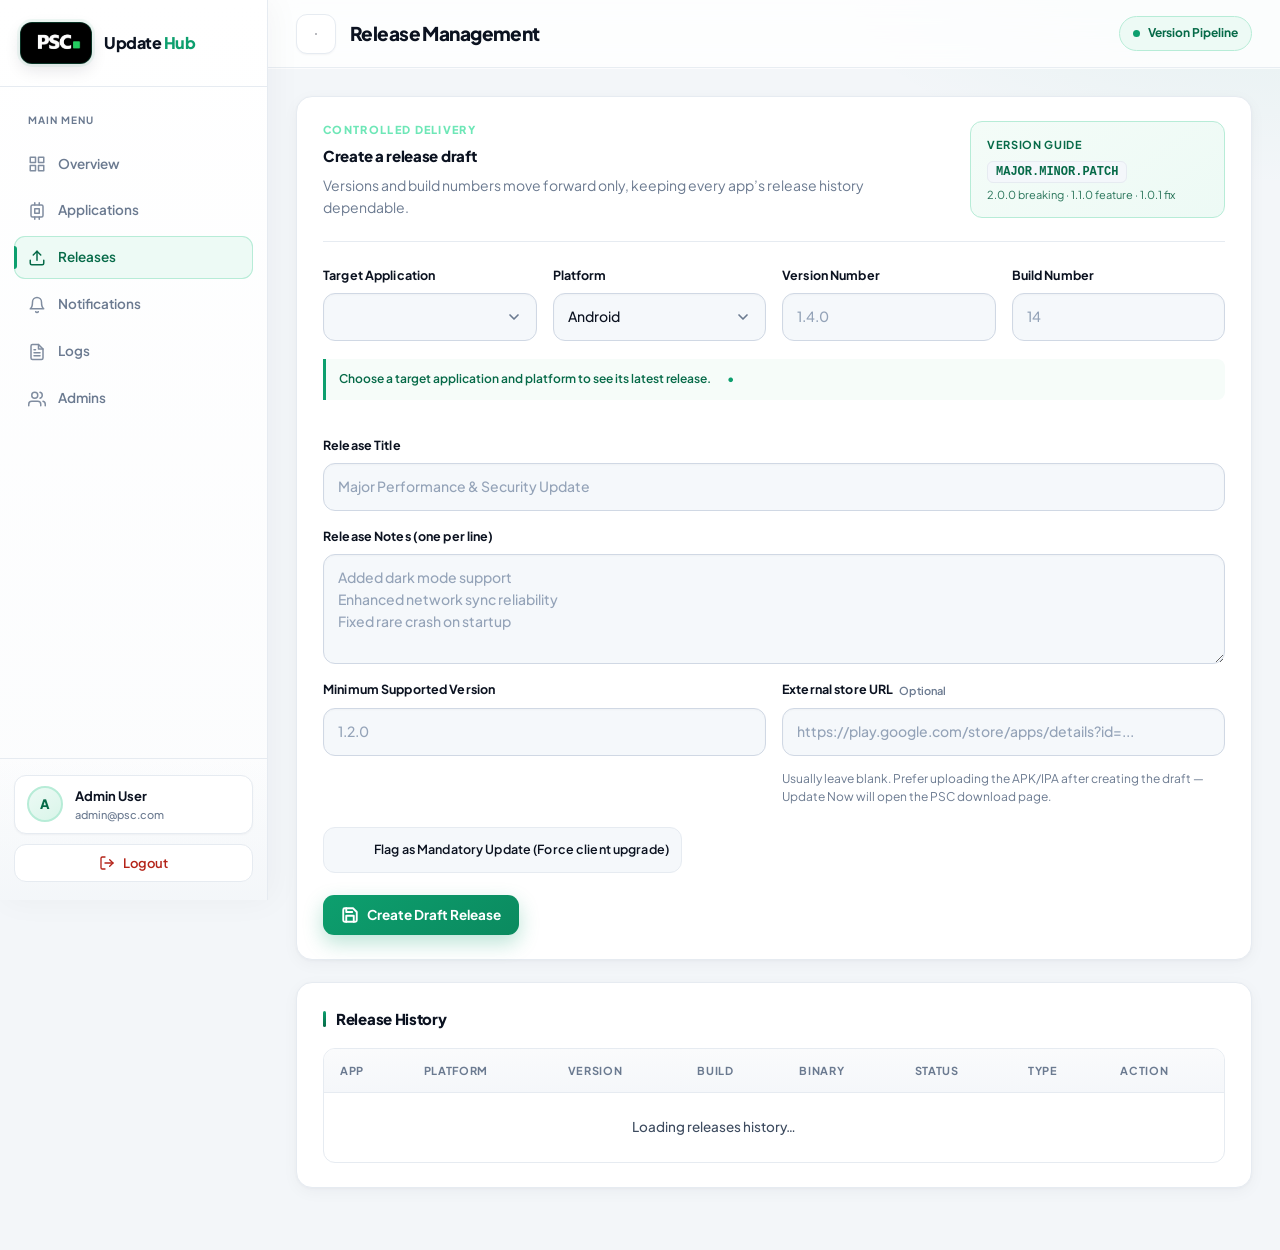
<file: admin_dashboard/releases.html>
<!DOCTYPE html>
<html lang="en">
<head>
<meta charset="UTF-8" />
<meta name="viewport" content="width=device-width, initial-scale=1.0" />
<title>PSC App Update Manager — Releases</title>
<link rel="stylesheet" href="css/style.css?v=8" />
</head>
<body>
  <!-- Sidebar Overlay -->
  <div class="sidebar-overlay" id="sidebar-overlay"></div>

  <!-- Slide Menu Sidebar -->
  <aside class="sidebar" id="sidebar">
    <div class="sidebar-header">
      <a href="index.html" class="brand">
        <img class="brand-logo" src="assets/psc-logo.png" alt="PSC" />
        <div class="brand-text">Update <span>Hub</span></div>
      </a>
      <button class="close-btn" id="close-sidebar" aria-label="Close menu">
        <svg width="20" height="20" viewBox="0 0 24 24" fill="none" stroke="currentColor" stroke-width="2" stroke-linecap="round" stroke-linejoin="round"><line x1="18" y1="6" x2="6" y2="18"/><line x1="6" y1="6" x2="18" y2="18"/></svg>
      </button>
    </div>

    <nav class="sidebar-nav">
      <div class="nav-section-title">Main Menu</div>
      
      <a href="index.html" class="nav-item">
        <svg viewBox="0 0 24 24" fill="none" stroke="currentColor" stroke-width="2" stroke-linecap="round" stroke-linejoin="round"><rect x="3" y="3" width="7" height="7"/><rect x="14" y="3" width="7" height="7"/><rect x="14" y="14" width="7" height="7"/><rect x="3" y="14" width="7" height="7"/></svg>
        <span>Overview</span>
      </a>

      <a href="applications.html" class="nav-item">
        <svg viewBox="0 0 24 24" fill="none" stroke="currentColor" stroke-width="2" stroke-linecap="round" stroke-linejoin="round"><rect x="4" y="4" width="16" height="16" rx="2" ry="2"/><rect x="9" y="9" width="6" height="6"/><line x1="9" y1="1" x2="9" y2="4"/><line x1="15" y1="1" x2="15" y2="4"/><line x1="9" y1="20" x2="9" y2="23"/><line x1="15" y1="20" x2="15" y2="23"/></svg>
        <span>Applications</span>
      </a>

      <a href="releases.html" class="nav-item active">
        <svg viewBox="0 0 24 24" fill="none" stroke="currentColor" stroke-width="2" stroke-linecap="round" stroke-linejoin="round"><path d="M21 15v4a2 2 0 0 1-2 2H5a2 2 0 0 1-2-2v-4"/><polyline points="17 8 12 3 7 8"/><line x1="12" y1="3" x2="12" y2="15"/></svg>
        <span>Releases</span>
      </a>

      <a href="notifications.html" class="nav-item">
        <svg viewBox="0 0 24 24" fill="none" stroke="currentColor" stroke-width="2" stroke-linecap="round" stroke-linejoin="round"><path d="M18 8A6 6 0 0 0 6 8c0 7-3 9-3 9h18s-3-2-3-9"/><path d="M13.73 21a2 2 0 0 1-3.46 0"/></svg>
        <span>Notifications</span>
      </a>

      <a href="logs.html" class="nav-item">
        <svg viewBox="0 0 24 24" fill="none" stroke="currentColor" stroke-width="2" stroke-linecap="round" stroke-linejoin="round"><path d="M14 2H6a2 2 0 0 0-2 2v16a2 2 0 0 0 2 2h12a2 2 0 0 0 2-2V8z"/><polyline points="14 2 14 8 20 8"/><line x1="16" y1="13" x2="8" y2="13"/><line x1="16" y1="17" x2="8" y2="17"/><polyline points="10 9 9 9 8 9"/></svg>
        <span>Logs</span>
      </a>
      <a href="admins.html" class="nav-item">
        <svg viewBox="0 0 24 24" fill="none" stroke="currentColor" stroke-width="2" stroke-linecap="round" stroke-linejoin="round"><path d="M17 21v-2a4 4 0 0 0-4-4H5a4 4 0 0 0-4 4v2"/><circle cx="9" cy="7" r="4"/><path d="M23 21v-2a4 4 0 0 0-3-3.87"/><path d="M16 3.13a4 4 0 0 1 0 7.75"/></svg>
        <span>Admins</span>
      </a>
    </nav>

    <div class="sidebar-footer">
      <div class="user-card">
        <div class="user-avatar" id="sidebar-user-avatar">A</div>
        <div class="user-details">
          <span class="user-name" id="sidebar-user-name">Admin User</span>
          <span class="user-role" id="sidebar-user-email">admin@psc.com</span>
        </div>
      </div>
      <button id="logout" class="logout-btn">
        <svg width="16" height="16" viewBox="0 0 24 24" fill="none" stroke="currentColor" stroke-width="2" stroke-linecap="round" stroke-linejoin="round"><path d="M9 21H5a2 2 0 0 1-2-2V5a2 2 0 0 1 2-2h4"/><polyline points="16 17 21 12 16 7"/><line x1="21" y1="12" x2="9" y2="12"/></svg>
        Logout
      </button>
    </div>
  </aside>

  <dialog class="verification-dialog" id="release-action-dialog" aria-labelledby="action-dialog-title">
    <form id="release-action-form" method="dialog">
      <div class="dialog-header">
        <div><p class="eyebrow">Confirmation required</p><h2 id="action-dialog-title">Verify release action</h2></div>
        <button class="dialog-close" type="button" data-close-dialog aria-label="Close">×</button>
      </div>
      <p id="action-dialog-description" class="dialog-description"></p>
      <div class="verification-callout">Re-enter the app key (e.g. <code>psc_notes</code>) to confirm this action.</div>
      <div class="form-group">
        <label for="verify_app_key">App key</label>
        <input id="verify_app_key" required autocomplete="off" placeholder="psc_notes" />
      </div>
      <div id="edit-release-fields" hidden>
        <div class="dialog-divider"></div><h3>Edit release details</h3>
        <div class="release-grid">
          <div class="form-group"><label for="edit_version">New version</label><input id="edit_version" required placeholder="1.1.0" /></div>
          <div class="form-group"><label for="edit_build_number">New build number</label><input id="edit_build_number" type="number" min="1" required /></div>
        </div>
        <div class="form-group"><label for="edit_release_title">Release title</label><input id="edit_release_title" /></div>
        <div class="form-group"><label for="edit_release_notes">Release notes (one per line)</label><textarea id="edit_release_notes" rows="3"></textarea></div>
        <div class="release-grid">
          <div class="form-group"><label for="edit_minimum_supported_version">Minimum supported version</label><input id="edit_minimum_supported_version" required /></div>
          <div class="form-group"><label for="edit_update_url">External store URL <span class="field-optional">Optional</span></label><input id="edit_update_url" type="url" /></div>
        </div>
        <div class="form-group">
          <label for="edit_upload_file">App binary (APK / IPA) <span class="field-optional">Optional</span></label>
          <input id="edit_upload_file" type="file" accept=".apk,.aab,.ipa,.zip,application/vnd.android.package-archive" />
          <p class="field-hint">Uploading replaces the previous build for this app &amp; platform. Saved when you confirm edit.</p>
        </div>
        <label class="checkbox-label"><input type="checkbox" id="edit_is_mandatory" /> <span>Mandatory update</span></label>
      </div>
      <div class="error" id="action-error" style="display:none"></div>
      <div class="dialog-actions"><button class="secondary" type="button" data-close-dialog>Cancel</button><button class="primary" type="submit" id="action-submit">Confirm</button></div>
    </form>
  </dialog>

  <!-- App Wrapper -->
  <div class="app-wrapper">
    <!-- Topbar Header -->
    <header class="topbar">
      <div class="topbar-left">
        <button class="menu-toggle" id="menu-toggle" aria-label="Toggle navigation drawer">
          <svg width="20" height="20" viewBox="0 0 24 24" fill="none" stroke="currentColor" stroke-width="2.5" stroke-linecap="round" stroke-linejoin="round"><line x1="3" y1="12" x2="21" y2="12"/><line x1="3" y1="6" x2="21" y2="6"/><line x1="3" y1="18" x2="21" y2="18"/></svg>
        </button>
        <div class="page-header">
          <h1>Release Management</h1>
        </div>
      </div>

      <div class="topbar-right">
        <div class="system-status">
          <span class="pulse-dot"></span> Version Pipeline
        </div>
      </div>
    </header>

    <!-- Main Content -->
    <main>
      <div class="card">
        <div class="release-card-heading">
          <div>
            <p class="eyebrow">Controlled delivery</p>
            <h3>Create a release draft</h3>
            <p>Versions and build numbers move forward only, keeping every app’s release history dependable.</p>
          </div>
          <div class="version-guide" aria-label="Versioning guide">
            <strong>Version guide</strong>
            <span><code>MAJOR.MINOR.PATCH</code></span>
            <small>2.0.0 breaking · 1.1.0 feature · 1.0.1 fix</small>
          </div>
        </div>
        <form id="release-form" class="release-form">
          <div class="release-grid release-grid-four">
            <div class="form-group">
              <label for="application_id">Target Application</label>
              <select id="application_id" required></select>
            </div>

            <div class="form-group">
              <label for="platform">Platform</label>
              <select id="platform">
                <option value="android">Android</option>
                <option value="ios">iOS</option>
              </select>
            </div>

            <div class="form-group">
              <label for="version">Version Number</label>
              <input id="version" required inputmode="decimal" autocomplete="off" placeholder="1.4.0" aria-describedby="version-guidance" />
            </div>

            <div class="form-group">
              <label for="build_number">Build Number</label>
              <input id="build_number" type="number" min="1" step="1" required placeholder="14" aria-describedby="build-guidance" />
            </div>
          </div>

          <div class="release-validation" id="release-validation" role="status" aria-live="polite">
            <span id="version-guidance">Choose a target application and platform to see its latest release.</span>
            <span id="build-guidance"></span>
          </div>

          <div class="form-group">
            <label for="release_title">Release Title</label>
            <input id="release_title" placeholder="Major Performance & Security Update" />
          </div>

          <div class="form-group">
            <label for="release_notes">Release Notes (one per line)</label>
            <textarea id="release_notes" rows="3" placeholder="Added dark mode support&#10;Enhanced network sync reliability&#10;Fixed rare crash on startup"></textarea>
          </div>

          <div class="release-grid">
            <div class="form-group">
              <label for="minimum_supported_version">Minimum Supported Version</label>
              <input id="minimum_supported_version" required placeholder="1.2.0" />
            </div>

            <div class="form-group">
              <label for="update_url">External store URL <span class="field-optional">Optional</span></label>
              <input id="update_url" type="url" placeholder="https://play.google.com/store/apps/details?id=..." />
              <p class="field-hint">Usually leave blank. Prefer uploading the APK/IPA after creating the draft — Update Now will open the PSC download page.</p>
            </div>
          </div>

          <div class="form-group" style="margin-top: 4px;">
            <label class="checkbox-label">
              <input type="checkbox" id="is_mandatory" />
              <span>Flag as Mandatory Update (Force client upgrade)</span>
            </label>
          </div>

          <div class="error" id="error" style="display:none"></div>
          <div class="success" id="success" style="display:none" role="status"></div>
          <div class="upload-progress" id="upload-progress" hidden>
            <div class="upload-progress-meta">
              <span id="upload-progress-label">Uploading…</span>
              <span id="upload-progress-percent">0%</span>
            </div>
            <div class="upload-progress-track" aria-hidden="true">
              <div class="upload-progress-bar" id="upload-progress-bar"></div>
            </div>
          </div>

          <div style="margin-top: 6px;">
            <button class="primary" type="submit">
              <svg width="18" height="18" viewBox="0 0 24 24" fill="none" stroke="currentColor" stroke-width="2.5" stroke-linecap="round" stroke-linejoin="round"><path d="M19 21H5a2 2 0 0 1-2-2V5a2 2 0 0 1 2-2h11l5 5v11a2 2 0 0 1-2 2z"/><polyline points="17 21 17 13 7 13 7 21"/><polyline points="7 3 7 8 15 8"/></svg>
              Create Draft Release
            </button>
          </div>
        </form>
      </div>

      <div class="card">
        <h3>Release History</h3>
        <div class="table-wrapper">
          <table>
            <thead>
              <tr>
                <th>App</th>
                <th>Platform</th>
                <th>Version</th>
                <th>Build</th>
                <th>Binary</th>
                <th>Status</th>
                <th>Type</th>
                <th>Action</th>
              </tr>
            </thead>
            <tbody id="releases-table">
              <tr><td colspan="7" style="text-align:center; padding: 24px;">Loading releases history…</td></tr>
            </tbody>
          </table>
        </div>
      </div>
    </main>
  </div>

  <script src="js/api.js?v=11"></script>
  <script src="js/ui.js?v=7"></script>
  <script src="js/releases.js?v=9"></script>
</body>
</html>
</file>
<file: admin_dashboard/css/style.css>
@import url('https://fonts.googleapis.com/css2?family=Plus+Jakarta+Sans:wght@400;500;600;700;800&display=swap');

:root {
  --primary: #0d9f6e;
  --primary-hover: #0b8a5f;
  --primary-dark: #066a48;
  --primary-light: #edfaf5;
  --primary-border: #b7ecd7;
  --primary-soft: rgba(13, 159, 110, 0.08);

  --bg-page: #f3f6f9;
  --bg-card: #ffffff;
  --bg-sidebar: #ffffff;
  --bg-muted: #f8fafc;

  --border-color: #e6ebf1;
  --border-strong: #d5dde7;
  --border-focus: #0d9f6e;

  --text-heading: #0b1220;
  --text-body: #3d4b5f;
  --text-muted: #6b7a90;

  --badge-green-bg: #e8f8f0;
  --badge-green-text: #0f6b45;
  --badge-yellow-bg: #fff7e0;
  --badge-yellow-text: #8a6410;
  --badge-red-bg: #fef1f1;
  --badge-red-text: #b42318;
  --badge-blue-bg: #eef4ff;
  --badge-blue-text: #2f5bb8;

  --shadow-sm: 0 1px 2px rgba(15, 23, 42, 0.04);
  --shadow-md: 0 4px 16px rgba(15, 23, 42, 0.04), 0 1px 3px rgba(15, 23, 42, 0.03);
  --shadow-lg: 0 18px 40px -12px rgba(15, 23, 42, 0.12), 0 6px 14px -6px rgba(15, 23, 42, 0.06);
  --shadow-green: 0 8px 20px rgba(13, 159, 110, 0.28);

  --radius-sm: 8px;
  --radius-md: 12px;
  --radius-lg: 16px;
  --radius-xl: 22px;

  --sidebar-width: 268px;

  --transition-fast: 0.15s cubic-bezier(0.4, 0, 0.2, 1);
  --transition-normal: 0.25s cubic-bezier(0.4, 0, 0.2, 1);
  --transition-slide: 0.35s cubic-bezier(0.16, 1, 0.3, 1);

  font-family: 'Plus Jakarta Sans', system-ui, -apple-system, sans-serif;
}

* {
  box-sizing: border-box;
  margin: 0;
  padding: 0;
}

body {
  min-height: 100vh;
  color: var(--text-body);
  font-size: 14px;
  line-height: 1.55;
  -webkit-font-smoothing: antialiased;
  background:
    radial-gradient(ellipse 80% 50% at 100% -10%, rgba(13, 159, 110, 0.09), transparent 50%),
    radial-gradient(ellipse 60% 40% at -5% 30%, rgba(59, 130, 246, 0.05), transparent 45%),
    var(--bg-page);
}

/* --- Sidebar --- */

.sidebar-overlay {
  position: fixed;
  inset: 0;
  z-index: 999;
  background: rgba(11, 18, 32, 0.42);
  backdrop-filter: blur(6px);
  opacity: 0;
  pointer-events: none;
  transition: opacity var(--transition-normal);
}

.sidebar-overlay.open {
  opacity: 1;
  pointer-events: auto;
}

.sidebar {
  position: fixed;
  top: 0;
  left: 0;
  bottom: 0;
  z-index: 1000;
  display: flex;
  width: var(--sidebar-width);
  flex-direction: column;
  background: linear-gradient(180deg, #ffffff 0%, #fbfcfd 100%);
  border-right: 1px solid var(--border-color);
  box-shadow: 4px 0 32px rgba(15, 23, 42, 0.04);
  transform: translateX(-100%);
  transition: transform var(--transition-slide);
}

.sidebar.open {
  transform: translateX(0);
}

.sidebar-header {
  display: flex;
  align-items: center;
  justify-content: space-between;
  padding: 22px 20px;
  border-bottom: 1px solid var(--border-color);
}

.brand {
  display: flex;
  align-items: center;
  gap: 12px;
  text-decoration: none;
  min-width: 0;
}

.brand-icon {
  display: flex;
  width: 40px;
  height: 40px;
  align-items: center;
  justify-content: center;
  border-radius: 12px;
  background: linear-gradient(145deg, var(--primary) 0%, var(--primary-dark) 100%);
  color: #fff;
  box-shadow: var(--shadow-green);
}

/* Wide PSC mark — round the image itself (not a square crop) */
.brand-logo {
  display: block;
  height: 42px;
  width: auto;
  max-width: 118px;
  object-fit: contain;
  object-position: center;
  border: 1.5px solid rgba(13, 159, 110, 0.28);
  border-radius: 12px;
  background: #0a0a0a;
  box-shadow:
    0 6px 16px rgba(15, 23, 42, 0.1),
    0 0 0 3px rgba(13, 159, 110, 0.06);
  transition: border-color var(--transition-fast), box-shadow var(--transition-fast), transform var(--transition-fast);
}

.brand:hover .brand-logo {
  border-color: var(--primary);
  box-shadow:
    0 8px 20px rgba(13, 159, 110, 0.18),
    0 0 0 4px rgba(13, 159, 110, 0.1);
  transform: translateY(-1px);
}

.brand-text {
  color: var(--text-heading);
  font-size: 16px;
  font-weight: 800;
  letter-spacing: -0.03em;
}

.brand-text span {
  color: var(--primary);
}

.close-btn {
  display: flex;
  align-items: center;
  justify-content: center;
  padding: 7px;
  border: none;
  border-radius: 8px;
  background: none;
  color: var(--text-muted);
  cursor: pointer;
  transition: all var(--transition-fast);
}

.close-btn:hover {
  background: var(--primary-light);
  color: var(--primary-dark);
}

.sidebar-nav {
  display: flex;
  flex: 1;
  flex-direction: column;
  gap: 4px;
  padding: 18px 14px;
  overflow-y: auto;
}

.nav-section-title {
  padding: 8px 14px 10px;
  color: var(--text-muted);
  font-size: 10px;
  font-weight: 700;
  letter-spacing: 0.1em;
  text-transform: uppercase;
}

.nav-item {
  position: relative;
  display: flex;
  align-items: center;
  gap: 12px;
  padding: 11px 14px;
  border-radius: 11px;
  color: var(--text-muted);
  font-size: 13.5px;
  font-weight: 600;
  text-decoration: none;
  transition: all var(--transition-fast);
}

.nav-item svg {
  width: 18px;
  height: 18px;
  flex-shrink: 0;
  opacity: 0.85;
  transition: all var(--transition-fast);
}

.nav-item:hover {
  background: var(--primary-soft);
  color: var(--primary-dark);
}

.nav-item:hover svg {
  opacity: 1;
}

.nav-item.active {
  background: var(--primary-light);
  color: var(--primary-dark);
  box-shadow: inset 0 0 0 1px var(--primary-border);
}

.nav-item.active::before {
  content: '';
  position: absolute;
  top: 10px;
  bottom: 10px;
  left: 0;
  width: 3px;
  border-radius: 0 4px 4px 0;
  background: var(--primary);
}

.nav-item.active svg {
  opacity: 1;
  stroke: var(--primary-dark);
}

.sidebar-footer {
  display: flex;
  flex-direction: column;
  gap: 10px;
  padding: 16px 14px 18px;
  border-top: 1px solid var(--border-color);
  background: linear-gradient(180deg, transparent, rgba(243, 246, 249, 0.9));
}

.user-card {
  display: flex;
  align-items: center;
  gap: 12px;
  padding: 10px 12px;
  border: 1px solid var(--border-color);
  border-radius: var(--radius-md);
  background: #fff;
  box-shadow: var(--shadow-sm);
}

.user-avatar {
  display: flex;
  width: 36px;
  height: 36px;
  flex-shrink: 0;
  align-items: center;
  justify-content: center;
  border: 2px solid var(--primary-border);
  border-radius: 50%;
  background: linear-gradient(145deg, var(--primary-light), #d9f5e9);
  color: var(--primary-dark);
  font-size: 13px;
  font-weight: 800;
}

.user-details {
  display: flex;
  flex-direction: column;
  overflow: hidden;
}

.user-name {
  overflow: hidden;
  color: var(--text-heading);
  font-size: 13px;
  font-weight: 700;
  text-overflow: ellipsis;
  white-space: nowrap;
}

.user-role {
  overflow: hidden;
  color: var(--text-muted);
  font-size: 11px;
  font-weight: 500;
  text-overflow: ellipsis;
  white-space: nowrap;
}

.logout-btn {
  display: flex;
  width: 100%;
  align-items: center;
  justify-content: center;
  gap: 8px;
  padding: 10px;
  border: 1px solid var(--border-color);
  border-radius: var(--radius-md);
  background: #fff;
  color: var(--badge-red-text);
  font-size: 13px;
  font-weight: 600;
  cursor: pointer;
  transition: all var(--transition-fast);
}

.logout-btn:hover {
  background: var(--badge-red-bg);
  border-color: #f5c2c0;
}

/* --- Layout --- */

.app-wrapper {
  display: flex;
  min-height: 100vh;
  flex-direction: column;
  transition: margin-left var(--transition-slide);
}

@media (min-width: 1024px) {
  .sidebar {
    transform: translateX(0);
  }

  .sidebar.closed {
    transform: translateX(-100%);
  }

  .app-wrapper {
    margin-left: var(--sidebar-width);
  }

  .app-wrapper.full-width {
    margin-left: 0;
  }

  .close-btn {
    display: none;
  }

  .sidebar-overlay {
    display: none !important;
  }

  /* Hamburger always available on desktop to collapse/expand */
  .menu-toggle {
    display: flex;
  }
}

.topbar {
  position: sticky;
  top: 0;
  z-index: 100;
  display: flex;
  height: 68px;
  align-items: center;
  justify-content: space-between;
  padding: 0 28px;
  background: rgba(255, 255, 255, 0.82);
  border-bottom: 1px solid rgba(230, 235, 241, 0.9);
  box-shadow: 0 1px 0 rgba(255, 255, 255, 0.7);
  backdrop-filter: blur(14px) saturate(1.2);
}

.topbar-left {
  display: flex;
  align-items: center;
  gap: 14px;
}

.menu-toggle {
  display: flex;
  width: 40px;
  height: 40px;
  align-items: center;
  justify-content: center;
  border: 1px solid var(--border-color);
  border-radius: 11px;
  background: #fff;
  color: var(--text-heading);
  box-shadow: var(--shadow-sm);
  cursor: pointer;
  transition: all var(--transition-fast);
}

.menu-toggle:hover {
  background: var(--primary-light);
  border-color: var(--primary-border);
  color: var(--primary-dark);
}

.page-header h1 {
  color: var(--text-heading);
  font-size: 19px;
  font-weight: 800;
  letter-spacing: -0.03em;
}

.topbar-right {
  display: flex;
  align-items: center;
  gap: 12px;
}

.system-status {
  display: flex;
  align-items: center;
  gap: 8px;
  padding: 7px 13px;
  border: 1px solid var(--primary-border);
  border-radius: 999px;
  background: var(--primary-light);
  color: var(--primary-dark);
  font-size: 12px;
  font-weight: 700;
}

.pulse-dot {
  width: 7px;
  height: 7px;
  border-radius: 50%;
  background: var(--primary);
  box-shadow: 0 0 0 0 rgba(13, 159, 110, 0.55);
  animation: pulseDot 2.2s infinite;
}

@keyframes pulseDot {
  0% {
    transform: scale(0.95);
    box-shadow: 0 0 0 0 rgba(13, 159, 110, 0.55);
  }
  70% {
    transform: scale(1);
    box-shadow: 0 0 0 7px rgba(13, 159, 110, 0);
  }
  100% {
    transform: scale(0.95);
    box-shadow: 0 0 0 0 rgba(13, 159, 110, 0);
  }
}

/* --- Main --- */

main {
  flex: 1;
  width: 100%;
  max-width: 1180px;
  margin: 0 auto;
  padding: 28px 28px 40px;
  animation: fadeInUp 0.45s cubic-bezier(0.16, 1, 0.3, 1);
}

.dashboard-hero {
  position: relative;
  display: flex;
  overflow: hidden;
  align-items: center;
  justify-content: space-between;
  gap: 28px;
  margin-bottom: 24px;
  padding: 32px 34px;
  border-radius: var(--radius-xl);
  color: #fff;
  background:
    radial-gradient(circle at 92% 8%, rgba(110, 231, 183, 0.28), transparent 32%),
    radial-gradient(circle at 10% 90%, rgba(255, 255, 255, 0.06), transparent 40%),
    linear-gradient(125deg, #06261c 0%, #0a4633 55%, #0c7a56 100%);
  box-shadow: 0 20px 44px rgba(6, 70, 50, 0.22);
}

.dashboard-hero::before {
  content: '';
  position: absolute;
  inset: 0;
  background-image:
    linear-gradient(rgba(255, 255, 255, 0.03) 1px, transparent 1px),
    linear-gradient(90deg, rgba(255, 255, 255, 0.03) 1px, transparent 1px);
  background-size: 28px 28px;
  mask-image: linear-gradient(120deg, transparent 20%, #000 80%);
  pointer-events: none;
}

.dashboard-hero::after {
  content: '';
  position: absolute;
  right: -40px;
  bottom: -70px;
  width: 200px;
  height: 200px;
  border: 24px solid rgba(255, 255, 255, 0.06);
  border-radius: 50%;
  pointer-events: none;
}

.dashboard-hero > * {
  position: relative;
  z-index: 1;
}

.eyebrow {
  margin-bottom: 8px;
  color: #6ee7b7;
  font-size: 11px;
  font-weight: 800;
  letter-spacing: 0.12em;
  text-transform: uppercase;
}

.dashboard-hero h2 {
  max-width: 560px;
  font-size: clamp(23px, 3vw, 30px);
  font-weight: 800;
  line-height: 1.18;
  letter-spacing: -0.035em;
}

.dashboard-hero p:not(.eyebrow) {
  max-width: 580px;
  margin-top: 10px;
  color: rgba(200, 234, 220, 0.92);
  font-size: 14px;
  line-height: 1.55;
}

.hero-action {
  display: inline-flex;
  flex-shrink: 0;
  align-items: center;
  gap: 10px;
  padding: 13px 18px;
  border-radius: 12px;
  background: #fff;
  color: #075a42;
  font-weight: 800;
  text-decoration: none;
  box-shadow: 0 8px 20px rgba(0, 0, 0, 0.14);
  transition: transform var(--transition-fast), box-shadow var(--transition-fast);
}

.hero-action:hover {
  transform: translateY(-2px);
  box-shadow: 0 12px 28px rgba(0, 0, 0, 0.18);
}

@keyframes fadeInUp {
  from {
    opacity: 0;
    transform: translateY(12px);
  }
  to {
    opacity: 1;
    transform: translateY(0);
  }
}

/* --- Cards & stats --- */

.card {
  margin-bottom: 22px;
  padding: 24px 26px;
  border: 1px solid var(--border-color);
  border-radius: var(--radius-lg);
  background: var(--bg-card);
  box-shadow: var(--shadow-md);
  transition: box-shadow var(--transition-normal), border-color var(--transition-normal);
}

.card:hover {
  border-color: var(--border-strong);
  box-shadow: var(--shadow-lg);
}

.card h3 {
  display: flex;
  align-items: center;
  gap: 10px;
  margin-bottom: 18px;
  color: var(--text-heading);
  font-size: 15px;
  font-weight: 800;
  letter-spacing: -0.02em;
}

.card h3::before {
  content: '';
  display: inline-block;
  width: 3px;
  height: 16px;
  border-radius: 4px;
  background: linear-gradient(180deg, var(--primary), var(--primary-dark));
}

.card > p {
  margin-top: -8px;
  margin-bottom: 16px;
}

.release-card-heading {
  display: flex;
  align-items: flex-start;
  justify-content: space-between;
  gap: 24px;
  margin-bottom: 24px;
  padding-bottom: 22px;
  border-bottom: 1px solid var(--border-color);
}

.release-card-heading .eyebrow {
  margin-bottom: 6px;
}

.release-card-heading h3 {
  margin-bottom: 8px;
}

.release-card-heading h3::before {
  display: none;
}

.release-card-heading p:not(.eyebrow) {
  max-width: 610px;
  color: var(--text-muted);
}

.version-guide {
  min-width: 255px;
  padding: 14px 16px;
  border: 1px solid var(--primary-border);
  border-radius: var(--radius-md);
  background: linear-gradient(145deg, #f4fcf8, #edfaf5);
  color: var(--primary-dark);
}

.version-guide strong,
.version-guide span,
.version-guide small {
  display: block;
}

.version-guide strong {
  margin-bottom: 6px;
  font-size: 11px;
  letter-spacing: 0.06em;
  text-transform: uppercase;
}

.version-guide span {
  margin-bottom: 5px;
}

.version-guide small {
  color: #287459;
  font-size: 11px;
  line-height: 1.45;
}

.release-form {
  max-width: 980px;
}

.release-grid {
  display: grid;
  grid-template-columns: repeat(2, minmax(0, 1fr));
  gap: 16px;
}

.release-grid-four {
  grid-template-columns: repeat(4, minmax(0, 1fr));
}

.release-validation {
  display: flex;
  flex-wrap: wrap;
  gap: 8px 16px;
  margin: 2px 0 20px;
  padding: 11px 13px;
  border-left: 3px solid var(--primary);
  border-radius: 0 var(--radius-sm) var(--radius-sm) 0;
  background: #f6fcf9;
  color: var(--primary-dark);
  font-size: 12px;
  font-weight: 600;
}

.release-validation span + span::before {
  content: '•';
  margin-right: 16px;
  color: var(--primary);
}

.grid {
  display: grid;
  grid-template-columns: repeat(auto-fit, minmax(220px, 1fr));
  gap: 16px;
  margin-bottom: 22px;
}

.stat-card {
  position: relative;
  display: flex;
  overflow: hidden;
  align-items: center;
  gap: 16px;
  padding: 20px;
  border: 1px solid var(--border-color);
  border-radius: var(--radius-lg);
  background: var(--bg-card);
  box-shadow: var(--shadow-md);
  transition: transform var(--transition-normal), box-shadow var(--transition-normal), border-color var(--transition-normal);
}

.field-optional {
  color: var(--text-muted);
  font-size: 11px;
  font-weight: 600;
}

.field-hint {
  margin-top: 6px;
  color: var(--text-muted);
  font-size: 12px;
}

.success {
  margin-top: 16px;
  padding: 11px 13px;
  border: 1px solid var(--primary-border);
  border-radius: var(--radius-sm);
  background: var(--primary-light);
  color: var(--primary-dark);
  font-weight: 600;
}

@media (max-width: 920px) {
  .release-grid-four {
    grid-template-columns: repeat(2, minmax(0, 1fr));
  }
}

@media (max-width: 640px) {
  .release-card-heading {
    flex-direction: column;
  }

  .version-guide {
    width: 100%;
  }

  .release-grid,
  .release-grid-four {
    grid-template-columns: 1fr;
  }
}

.stat-card:hover {
  transform: translateY(-2px);
  border-color: var(--primary-border);
  box-shadow: var(--shadow-lg);
}

.stat-card::after {
  content: '';
  position: absolute;
  top: 0;
  right: 0;
  left: 0;
  height: 2px;
  background: linear-gradient(90deg, var(--primary), transparent 80%);
  opacity: 0;
  transition: opacity var(--transition-fast);
}

.stat-card:hover::after {
  opacity: 1;
}

.stat-icon {
  display: flex;
  width: 46px;
  height: 46px;
  flex-shrink: 0;
  align-items: center;
  justify-content: center;
  border-radius: 12px;
  background: linear-gradient(145deg, var(--primary-light), #dff7ec);
  color: var(--primary-dark);
  box-shadow: inset 0 0 0 1px var(--primary-border);
}

.stat-info {
  display: flex;
  flex-direction: column;
}

.stat-value {
  color: var(--text-heading);
  font-size: 26px;
  font-weight: 800;
  letter-spacing: -0.03em;
  line-height: 1.1;
}

.stat-label {
  margin-top: 4px;
  color: var(--text-muted);
  font-size: 11px;
  font-weight: 700;
  letter-spacing: 0.05em;
  text-transform: uppercase;
}

/* --- Tables --- */

.table-wrapper {
  overflow-x: auto;
  border: 1px solid var(--border-color);
  border-radius: var(--radius-md);
  background: #fff;
}

table {
  width: 100%;
  border-collapse: collapse;
  text-align: left;
  font-size: 13.5px;
}

th {
  padding: 13px 16px;
  border-bottom: 1px solid var(--border-color);
  background: linear-gradient(180deg, #fafbfc, #f5f7fa);
  color: var(--text-muted);
  font-size: 11px;
  font-weight: 700;
  letter-spacing: 0.06em;
  text-transform: uppercase;
  white-space: nowrap;
}

td {
  padding: 14px 16px;
  border-bottom: 1px solid var(--border-color);
  color: var(--text-body);
  font-weight: 500;
  vertical-align: middle;
}

tbody tr {
  transition: background-color var(--transition-fast);
}

tbody tr:hover {
  background: rgba(13, 159, 110, 0.04);
}

tbody tr:last-child td {
  border-bottom: none;
}

code {
  padding: 3px 8px;
  border: 1px solid var(--border-color);
  border-radius: 6px;
  background: #f4f7fb;
  color: var(--primary-dark);
  font-family: ui-monospace, SFMono-Regular, Menlo, Monaco, Consolas, monospace;
  font-size: 12px;
  font-weight: 600;
}

.badge {
  display: inline-flex;
  align-items: center;
  gap: 6px;
  padding: 4px 10px;
  border-radius: 999px;
  font-size: 11.5px;
  font-weight: 700;
  letter-spacing: 0.01em;
}

.badge.current,
.badge.active,
.badge.sent,
.badge.published {
  background: var(--badge-green-bg);
  color: var(--badge-green-text);
  box-shadow: inset 0 0 0 1px rgba(15, 107, 69, 0.12);
}

.badge.update,
.badge.draft {
  background: var(--badge-yellow-bg);
  color: var(--badge-yellow-text);
  box-shadow: inset 0 0 0 1px rgba(138, 100, 16, 0.12);
}

.badge.mandatory,
.badge.inactive,
.badge.failed {
  background: var(--badge-red-bg);
  color: var(--badge-red-text);
  box-shadow: inset 0 0 0 1px rgba(180, 35, 24, 0.1);
}

/* --- Forms & buttons --- */

form {
  display: flex;
  flex-direction: column;
  gap: 16px;
}

.form-group {
  display: flex;
  flex-direction: column;
  gap: 8px;
}

label {
  display: flex;
  align-items: center;
  gap: 6px;
  color: var(--text-heading);
  font-size: 12.5px;
  font-weight: 700;
  letter-spacing: 0.01em;
}

.form-group input,
.form-group select,
.form-group textarea,
input[type='text'],
input[type='email'],
input[type='password'],
input[type='number'],
input[type='url'],
input[type='search'],
select,
textarea {
  width: 100%;
  min-height: 48px;
  padding: 12px 14px;
  border: 1px solid #d0d8e4 !important;
  border-radius: 12px !important;
  background-color: #f5f8fb !important;
  color: var(--text-heading) !important;
  font-family: inherit;
  font-size: 14px;
  font-weight: 500;
  line-height: 1.4;
  box-shadow: inset 0 1px 2px rgba(15, 23, 42, 0.03);
  transition:
    border-color var(--transition-fast),
    box-shadow var(--transition-fast),
    background-color var(--transition-fast);
  appearance: none;
  -webkit-appearance: none;
  -moz-appearance: none;
}

.form-group select,
select {
  padding-right: 42px;
  background-image: url("data:image/svg+xml,%3Csvg xmlns='http://www.w3.org/2000/svg' width='16' height='16' viewBox='0 0 24 24' fill='none' stroke='%236b7a90' stroke-width='2.5' stroke-linecap='round' stroke-linejoin='round'%3E%3Cpolyline points='6 9 12 15 18 9'/%3E%3C/svg%3E") !important;
  background-repeat: no-repeat !important;
  background-position: right 14px center !important;
  background-size: 16px !important;
  background-color: #f5f8fb !important;
  cursor: pointer;
}

.form-group textarea,
textarea {
  min-height: 110px;
  padding-top: 12px;
  resize: vertical;
  line-height: 1.55;
}

input::placeholder,
textarea::placeholder {
  color: #94a3b8;
  opacity: 1;
}

.form-group input:hover,
.form-group select:hover,
.form-group textarea:hover,
input:hover,
select:hover,
textarea:hover {
  border-color: #b3c0d1 !important;
  background-color: #eef3f8 !important;
}

.form-group input:focus,
.form-group select:focus,
.form-group textarea:focus,
input:focus,
select:focus,
textarea:focus {
  outline: none;
  border-color: var(--border-focus) !important;
  background-color: #ffffff !important;
  box-shadow:
    0 0 0 4px rgba(13, 159, 110, 0.14),
    inset 0 1px 2px rgba(15, 23, 42, 0.02);
}

/* Kill browser autofill white/square look */
input:-webkit-autofill,
input:-webkit-autofill:hover,
input:-webkit-autofill:focus,
textarea:-webkit-autofill,
select:-webkit-autofill {
  -webkit-text-fill-color: var(--text-heading) !important;
  caret-color: var(--text-heading);
  border: 1px solid #d0d8e4 !important;
  border-radius: 12px !important;
  box-shadow: 0 0 0 1000px #f5f8fb inset !important;
  transition: background-color 99999s ease-in-out 0s;
}

input:disabled,
select:disabled,
textarea:disabled {
  opacity: 0.65;
  cursor: not-allowed;
  background-color: #eef2f6 !important;
}

.checkbox-label {
  display: flex;
  align-items: center;
  gap: 10px;
  width: fit-content;
  padding: 10px 12px;
  border: 1px solid var(--border-color);
  border-radius: 12px;
  background: #f5f8fb;
  color: var(--text-heading);
  font-weight: 600;
  cursor: pointer;
  user-select: none;
  transition: border-color var(--transition-fast), background-color var(--transition-fast);
}

.checkbox-label:hover {
  border-color: var(--primary-border);
  background: var(--primary-light);
}

input[type='checkbox'] {
  width: 17px;
  height: 17px;
  accent-color: var(--primary);
  cursor: pointer;
  min-height: auto;
  border: none !important;
  border-radius: 4px !important;
  background: transparent !important;
  box-shadow: none !important;
}

button {
  display: inline-flex;
  align-items: center;
  justify-content: center;
  gap: 8px;
  padding: 11px 18px;
  border: none;
  border-radius: 11px;
  font-family: inherit;
  font-size: 13.5px;
  font-weight: 700;
  cursor: pointer;
  transition: all var(--transition-fast);
}

button.primary {
  background: linear-gradient(145deg, var(--primary) 0%, var(--primary-hover) 100%);
  color: #fff;
  box-shadow: var(--shadow-green);
}

button.primary:hover {
  background: linear-gradient(145deg, var(--primary-hover) 0%, var(--primary-dark) 100%);
  transform: translateY(-1px);
  box-shadow: 0 10px 24px rgba(13, 159, 110, 0.35);
}

button.primary:active {
  transform: translateY(0);
}

button.secondary {
  border: 1px solid var(--border-strong);
  background: #fff;
  color: var(--text-body);
  box-shadow: var(--shadow-sm);
}

button.secondary:hover {
  background: var(--bg-muted);
  border-color: var(--primary-border);
  color: var(--primary-dark);
}

button.danger {
  border: 1px solid #fecaca;
  background: var(--badge-red-bg);
  color: var(--badge-red-text);
}

button.danger:hover {
  background: #fecaca;
}

button:disabled {
  cursor: not-allowed;
  opacity: 0.6;
  transform: none !important;
}

.release-actions {
  display: flex;
  flex-wrap: wrap;
  gap: 7px;
}

.action-button {
  padding: 7px 10px;
  font-size: 12px;
}

.verification-dialog {
  width: min(660px, calc(100vw - 32px));
  max-height: min(90vh, 780px);
  margin: auto;
  overflow-y: auto;
  padding: 0;
  border: 0;
  border-radius: 18px;
  background: #fff;
  color: var(--text-body);
  box-shadow: 0 28px 70px rgba(15, 23, 42, 0.28);
}

.verification-dialog::backdrop {
  background: rgba(11, 18, 32, 0.55);
  backdrop-filter: blur(5px);
}

.verification-dialog form {
  gap: 18px;
  padding: 26px;
}

.dialog-header {
  display: flex;
  align-items: flex-start;
  justify-content: space-between;
  gap: 18px;
}

.dialog-header .eyebrow {
  margin-bottom: 5px;
}

.dialog-header h2 {
  color: var(--text-heading);
  font-size: 21px;
  letter-spacing: -0.02em;
}

.dialog-close {
  width: 34px;
  height: 34px;
  padding: 0;
  border-radius: 50%;
  background: #f1f5f9;
  color: var(--text-muted);
  font-size: 24px;
  line-height: 1;
}

.dialog-description {
  margin-top: -8px;
  color: var(--text-muted);
}

.verification-callout {
  padding: 12px 14px;
  border: 1px solid var(--primary-border);
  border-radius: var(--radius-sm);
  background: var(--primary-light);
  color: var(--primary-dark);
  font-size: 13px;
}

.dialog-divider {
  height: 1px;
  margin: 2px 0;
  background: var(--border-color);
}

#edit-release-fields:not([hidden]) {
  display: flex;
  flex-direction: column;
  gap: 16px;
}

#edit-release-fields[hidden] {
  display: none !important;
}

#edit-release-fields h3 {
  color: var(--text-heading);
  font-size: 15px;
}

.dialog-actions {
  display: flex;
  justify-content: flex-end;
  gap: 10px;
  padding-top: 4px;
}

.error {
  padding: 11px 14px;
  border: 1px solid #f5c2c0;
  border-radius: 11px;
  background: var(--badge-red-bg);
  color: var(--badge-red-text);
  font-size: 13px;
  font-weight: 600;
}

.upload-progress {
  margin-top: 12px;
  padding: 12px 14px;
  border: 1px solid var(--border);
  border-radius: 11px;
  background: var(--surface);
}

.upload-progress-meta {
  display: flex;
  justify-content: space-between;
  gap: 12px;
  margin-bottom: 8px;
  font-size: 13px;
  font-weight: 600;
  color: var(--text-heading);
}

.upload-progress-percent {
  color: var(--accent, #0d9f6e);
  font-variant-numeric: tabular-nums;
}

.upload-progress-track {
  height: 8px;
  border-radius: 999px;
  background: rgba(13, 159, 110, 0.12);
  overflow: hidden;
}

.upload-progress-bar {
  height: 100%;
  width: 0%;
  border-radius: inherit;
  background: linear-gradient(90deg, #0d9f6e, #14b87f);
  transition: width 0.15s ease-out;
}

/* --- Login --- */

.login-wrap {
  position: relative;
  display: flex;
  min-height: 100vh;
  align-items: center;
  justify-content: center;
  overflow: hidden;
  padding: 24px;
  background:
    radial-gradient(ellipse 70% 50% at 85% 10%, rgba(13, 159, 110, 0.18), transparent 55%),
    radial-gradient(ellipse 50% 40% at 10% 80%, rgba(13, 159, 110, 0.08), transparent 50%),
    linear-gradient(160deg, #f7faf9 0%, #eef4f1 45%, #f3f6f9 100%);
}

.login-wrap::before {
  content: '';
  position: absolute;
  inset: 0;
  background-image:
    linear-gradient(rgba(13, 159, 110, 0.035) 1px, transparent 1px),
    linear-gradient(90deg, rgba(13, 159, 110, 0.035) 1px, transparent 1px);
  background-size: 40px 40px;
  mask-image: radial-gradient(circle at center, #000 20%, transparent 75%);
  pointer-events: none;
}

.login-card {
  position: relative;
  z-index: 1;
  width: 100%;
  max-width: 420px;
  padding: 36px 34px;
  border: 1px solid rgba(255, 255, 255, 0.8);
  border-radius: 22px;
  background: rgba(255, 255, 255, 0.92);
  box-shadow:
    0 24px 48px -16px rgba(6, 70, 50, 0.18),
    0 8px 20px rgba(15, 23, 42, 0.05);
  backdrop-filter: blur(12px);
  animation: fadeInUp 0.45s ease;
}

.login-header {
  margin-bottom: 28px;
  text-align: center;
}

.login-header .brand-icon {
  width: 48px;
  height: 48px;
  margin: 0 auto 16px;
  font-size: 20px;
}

.login-logo {
  display: block;
  width: auto;
  height: 64px;
  max-width: 200px;
  margin: 0 auto 20px;
  object-fit: contain;
  border: 1.5px solid rgba(13, 159, 110, 0.3);
  border-radius: 16px;
  background: #0a0a0a;
  box-shadow:
    0 12px 32px rgba(13, 159, 110, 0.16),
    0 0 0 4px rgba(13, 159, 110, 0.08);
}

.login-header h2 {
  color: var(--text-heading);
  font-size: 22px;
  font-weight: 800;
  letter-spacing: -0.03em;
}

.login-header p {
  margin-top: 6px;
  color: var(--text-muted);
  font-size: 13.5px;
}

@media (max-width: 640px) {
  main {
    padding: 20px 16px 32px;
  }

  .topbar {
    padding: 0 16px;
  }

  .dashboard-hero {
    flex-direction: column;
    align-items: flex-start;
    padding: 26px 22px;
  }

  .hero-action {
    width: 100%;
    justify-content: center;
  }

  .card {
    padding: 18px;
  }
}
</file>
